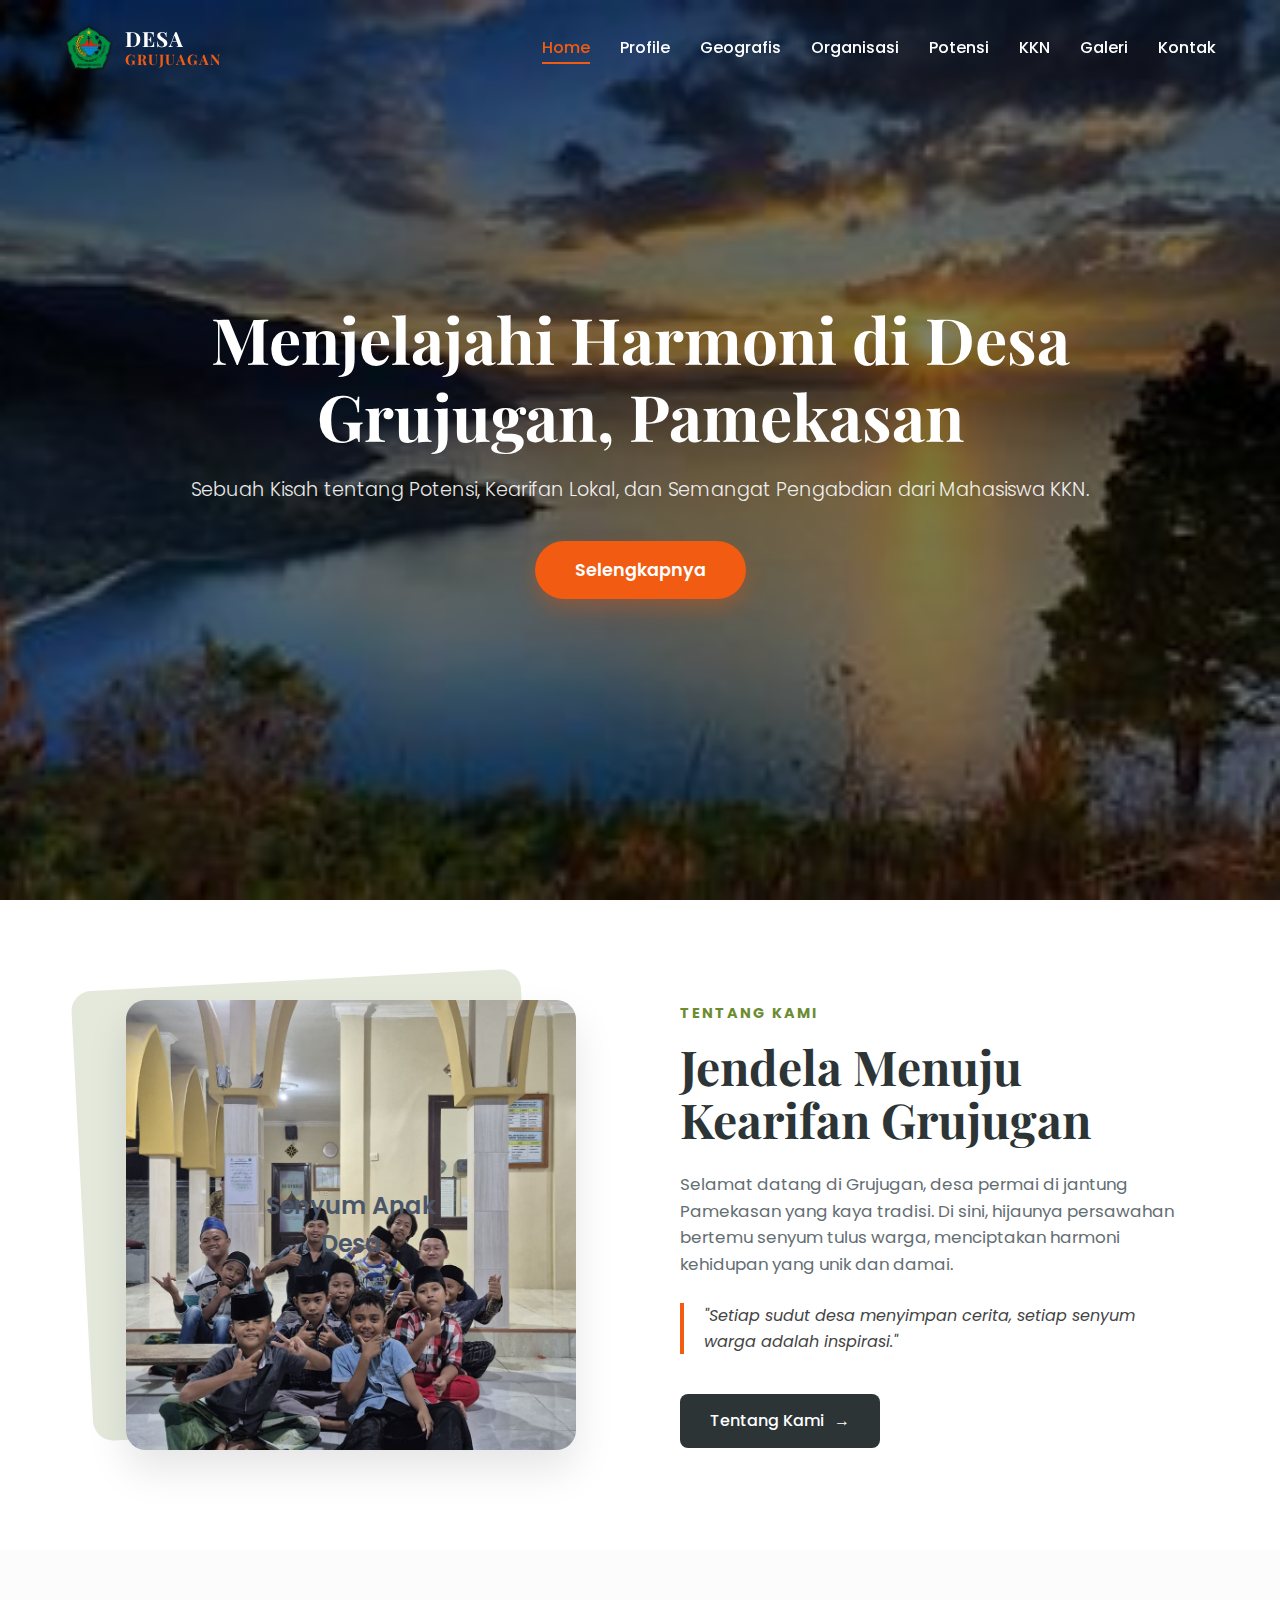
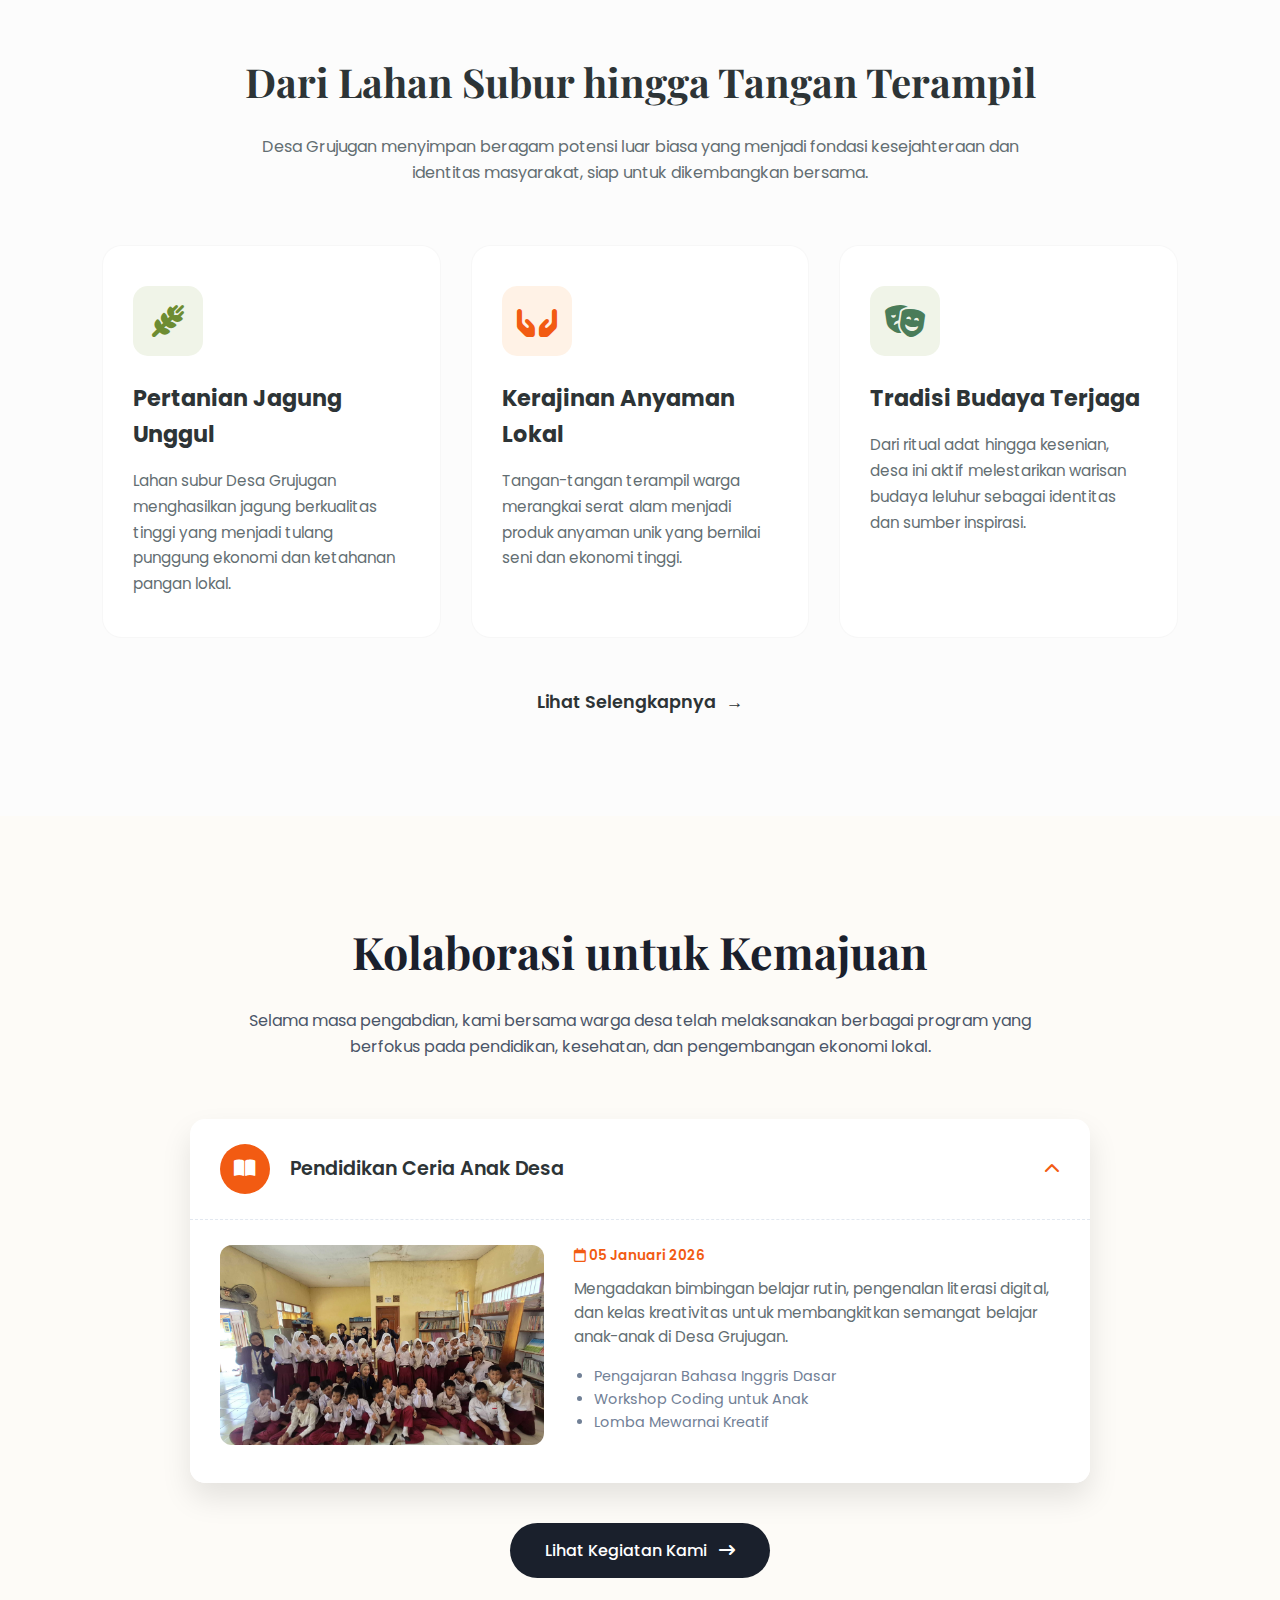
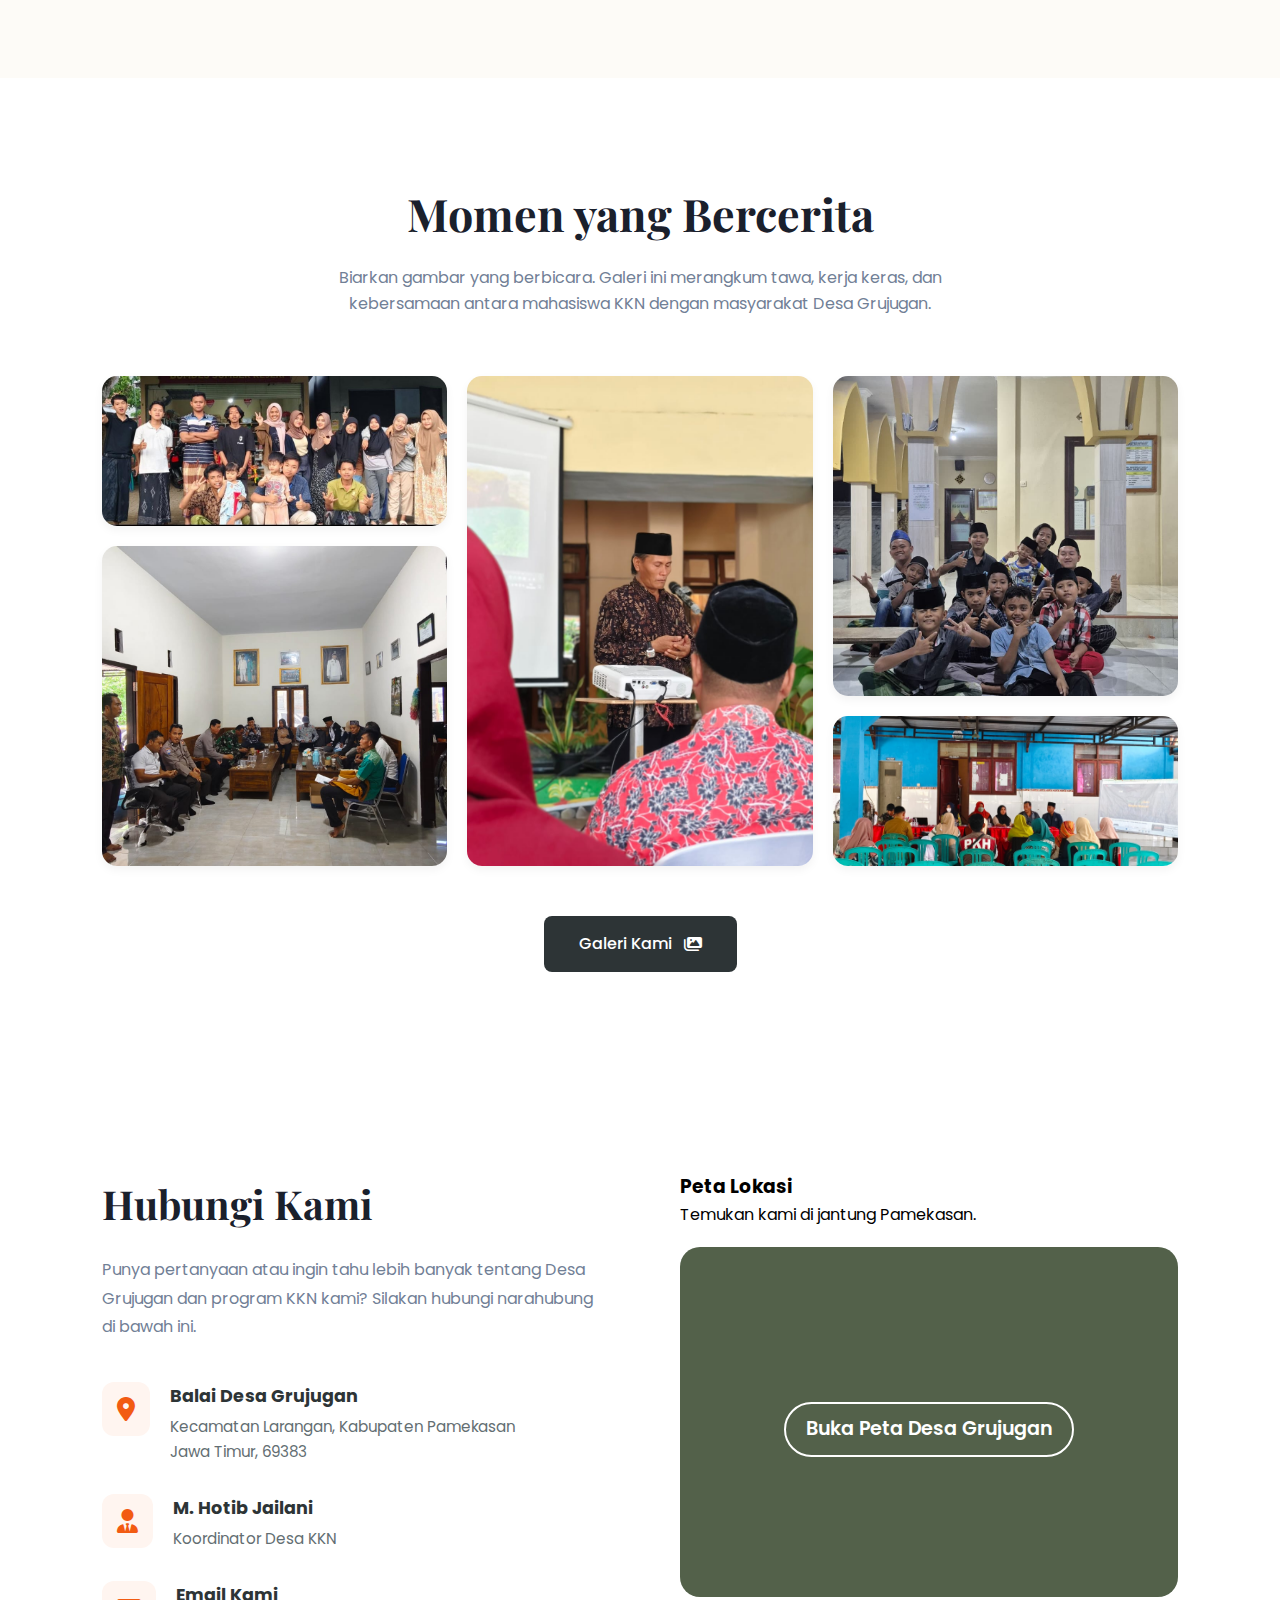
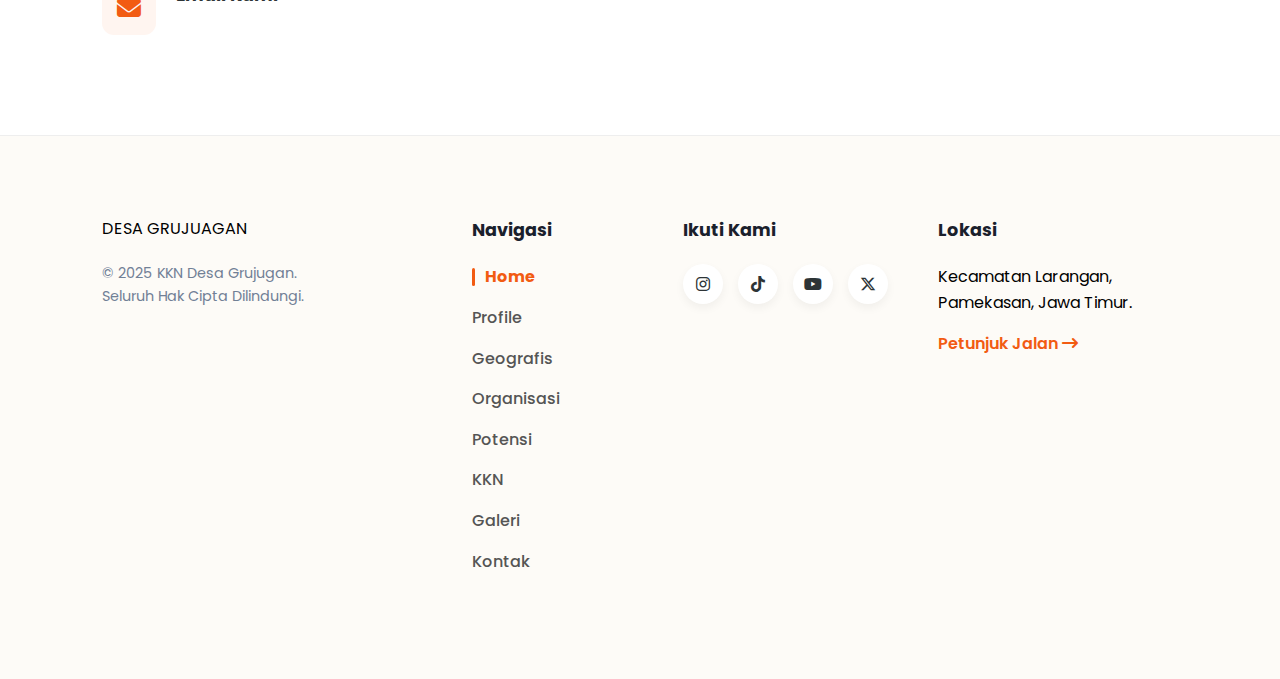
<file: index.html>
<!DOCTYPE html>
<html lang="id">
<head>
    <meta charset="UTF-8">
    <meta name="viewport" content="width=device-width, initial-scale=1.0">
    <title>Desa Grujugan - Pamekasan</title>
    <link href="https://fonts.googleapis.com/css2?family=Playfair+Display:wght@700&family=Poppins:wght@300;400;600&display=swap" rel="stylesheet">
    <link rel="stylesheet" href="https://cdnjs.cloudflare.com/ajax/libs/font-awesome/6.4.2/css/all.min.css">
    <link rel="stylesheet" href="styles/index.css">
</head>
<body>

    <nav id="navbar">
        <div class="container nav-wrapper">
            <div class="logo-container">
                <img src="assets/icons/icon_kab_pamekasan.jpg" alt="Logo Desa" class="logo-img">
                <div class="logo-text">DESA <span>GRUJUAGAN</span></div>
            </div>
            
            <ul class="nav-links">
                <li><a href="./" class="active">Home</a></li>
                <li><a href="profile/">Profile</a></li>
                <li><a href="geografis/">Geografis</a></li>
                <li><a href="organisasi/">Organisasi</a></li>
                <li><a href="potensi/">Potensi</a></li>
                <li><a href="kegiatan/">KKN</a></li>
                <li><a href="galeri/">Galeri</a></li>
                <li><a href="kontak/">Kontak</a></li>
            </ul>

            <div class="mobile-menu-icon" onclick="toggleMenu()">
                <span></span><span></span><span></span>
            </div>
        </div>
    </nav>


    <section id="home" class="hero">
        <div class="hero-content">
            <h1 class="main-title">Menjelajahi Harmoni di Desa Grujugan, Pamekasan</h1>
            <p class="sub-title">Sebuah Kisah tentang Potensi, Kearifan Lokal, dan Semangat Pengabdian dari Mahasiswa KKN.</p>
            <div class="btn-group">
                <a href="profile/" class="btn-primary">Selengkapnya</a>
            </div>
        </div>
        <div class="scroll-down">
            <div class="mouse"></div>
        </div>
    </section>



    <section id="profil" class="about-section">
        <div class="container about-wrapper">
            
            <div class="about-image-container">
                <div class="image-back-card"></div>
                <div class="image-main-card">
                    <img src="assets/img/bocil3.jpeg" alt="Senyum Warga Desa">
                    <div class="image-overlay-text">Senyum Anak Desa</div>
                </div>
            </div>

            <div class="about-content">
                <span class="tagline">TENTANG KAMI</span>
                <h2 class="about-title">Jendela Menuju <br> Kearifan Grujugan</h2>
                <p class="about-description">
                    Selamat datang di Grujugan, desa permai di jantung Pamekasan yang kaya tradisi. Di sini, hijaunya persawahan bertemu senyum tulus warga, menciptakan harmoni kehidupan yang unik dan damai.
                </p>
                <blockquote class="about-quote">
                    "Setiap sudut desa menyimpan cerita, setiap senyum warga adalah inspirasi."
                </blockquote>
                
                <a href="profile/" class="btn-about">
                    Tentang Kami 
                    <span class="arrow">→</span>
                </a>
            </div>

        </div>
    </section>




    <section id="potensi" class="potensi-section">
        <div class="container">
            <div class="section-header">
                <h2 class="potensi-title">Dari Lahan Subur hingga Tangan Terampil</h2>
                <p class="potensi-subtitle">Desa Grujugan menyimpan beragam potensi luar biasa yang menjadi fondasi kesejahteraan dan identitas masyarakat, siap untuk dikembangkan bersama.</p>
            </div>

            <div class="potensi-grid">
                <div class="potensi-card">
                    <div class="icon-box icon-green">
                        <i class="fa-solid fa-wheat-awn"></i> </div>
                    <h3>Pertanian Jagung Unggul</h3>
                    <p>Lahan subur Desa Grujugan menghasilkan jagung berkualitas tinggi yang menjadi tulang punggung ekonomi dan ketahanan pangan lokal.</p>
                </div>

                <div class="potensi-card">
                    <div class="icon-box icon-orange">
                        <i class="fa-solid fa-hands-holding"></i> </div>
                    <h3>Kerajinan Anyaman Lokal</h3>
                    <p>Tangan-tangan terampil warga merangkai serat alam menjadi produk anyaman unik yang bernilai seni dan ekonomi tinggi.</p>
                </div>

                <div class="potensi-card">
                    <div class="icon-box icon-leaf">
                        <i class="fa-solid fa-masks-theater"></i> </div>
                    <h3>Tradisi Budaya Terjaga</h3>
                    <p>Dari ritual adat hingga kesenian, desa ini aktif melestarikan warisan budaya leluhur sebagai identitas dan sumber inspirasi.</p>
                </div>
            </div>

            <div class="potensi-footer">
                <a href="potensi/" class="link-more">
                    Lihat Selengkapnya <span class="arrow-icon">→</span>
                </a>
            </div>
        </div>
    </section>






    <section id="kkn" class="kkn-section">
        <div class="container">
            <div class="section-header">
                <h2 class="kkn-title">Kolaborasi untuk Kemajuan</h2>
                <p class="kkn-subtitle">Selama masa pengabdian, kami bersama warga desa telah melaksanakan berbagai program yang berfokus pada pendidikan, kesehatan, dan pengembangan ekonomi lokal.</p>
            </div>

            <div class="kkn-accordion">
                <div class="accordion-item active">
                    <div class="accordion-header" onclick="toggleAccordion(this)">
                        <div class="header-content">
                            <div class="icon-circle">
                                <i class="fa-solid fa-book-open"></i>
                            </div>
                            <h3>Pendidikan Ceria Anak Desa</h3>
                        </div>
                        <i class="fa-solid fa-chevron-down arrow-toggle"></i>
                    </div>
                    
                    <div class="accordion-content">
                        <div class="detail-wrapper">
                            <div class="detail-image">
                                <img src="assets/img/ngajar_sd.jpg" alt="Kegiatan Pendidikan">
                            </div>
                            <div class="detail-text">
                                <span class="date-tag"><i class="fa-regular fa-calendar"></i> 05 Januari 2026</span>
                                <p>Mengadakan bimbingan belajar rutin, pengenalan literasi digital, dan kelas kreativitas untuk membangkitkan semangat belajar anak-anak di Desa Grujugan.</p>
                                <ul class="activity-list">
                                    <li>Pengajaran Bahasa Inggris Dasar</li>
                                    <li>Workshop Coding untuk Anak</li>
                                    <li>Lomba Mewarnai Kreatif</li>
                                </ul>
                            </div>
                        </div>
                    </div>
                </div>
                </div>

            <div class="kkn-footer">
                <a href="kegiatan/" class="btn-kkn-more">
                    Lihat Kegiatan Kami <i class="fa-solid fa-arrow-right-long"></i>
                </a>
            </div>
        </div>
    </section>




    <section id="galeri" class="gallery-section">
        <div class="container">
            <div class="section-header">
                <h2 class="gallery-title">Momen yang Bercerita</h2>
                <p class="gallery-subtitle">Biarkan gambar yang berbicara. Galeri ini merangkum tawa, kerja keras, dan kebersamaan antara mahasiswa KKN dengan masyarakat Desa Grujugan.</p>
            </div>

            <div class="gallery-grid">
                <div class="gallery-item">
                    <img src="assets/img/keg_bumdes.jpeg" alt="Kegiatan KKN">
                    <div class="gallery-overlay">
                        <span></span>
                    </div>
                </div>

                <div class="gallery-item tall">
                    <img src="assets/img/klebun_berdoa.jpeg" alt="Kegiatan KKN">
                    <div class="gallery-overlay">
                        <span></span>
                    </div>
                </div>

                <div class="gallery-item medium">
                    <img src="assets/img/bocil3.jpeg" alt="Kegiatan KKN">
                    <div class="gallery-overlay">
                        <span></span>
                    </div>
                </div>
                
                <div class="gallery-item medium">
                    <img src="assets/img/acara2_grujugan.jpeg" alt="Kegiatan KKN">
                    <div class="gallery-overlay">
                        <span></span>
                    </div>
                </div>

                <div class="gallery-item">
                    <img src="assets/img/acara10_grujugan.jpeg" alt="Kegiatan KKN">
                    <div class="gallery-overlay">
                        <span></span>
                    </div>
                </div>


            </div>

            <div class="gallery-footer">
                <a href="galeri/" class="btn-gallery">
                    Galeri Kami <i class="fa-solid fa-images"></i>
                </a>
            </div>
        </div>
    </section>





    <section id="kontak" class="contact-section">
        <div class="container contact-wrapper">
            <div class="contact-info">
                <h2 class="contact-title">Hubungi Kami</h2>
                <p class="contact-subtitle">Punya pertanyaan atau ingin tahu lebih banyak tentang Desa Grujugan dan program KKN kami? Silakan hubungi narahubung di bawah ini.</p>
                
                <div class="info-list">
                    <div class="info-item">
                        <i class="fa-solid fa-location-dot"></i>
                        <div>
                            <strong>Balai Desa Grujugan</strong>
                            <p>Kecamatan Larangan, Kabupaten Pamekasan<br>Jawa Timur, 69383</p>
                        </div>
                    </div>
                    <div class="info-item">
                        <i class="fa-solid fa-user-tie"></i>
                        <div>
                            <strong>M. Hotib Jailani</strong>
                            <p>Koordinator Desa KKN</p>
                        </div>
                    </div>
                    <div class="info-item">
                        <i class="fa-solid fa-envelope"></i>
                        <div>
                            <strong>Email Kami</strong>
                            <p></p>
                        </div>
                    </div>
                </div>
            </div>

            <div class="contact-map">
                <h3 class="map-title">Peta Lokasi</h3>
                <p>Temukan kami di jantung Pamekasan.</p>
                <a href="https://maps.app.goo.gl/cSvXK1jCdYyCerhZ8" target="_blank" class="map-placeholder">
                    <div class="map-overlay">
                        <i class="fa-solid fa-map-location-dots"></i>
                        <span>Buka Peta Desa Grujugan</span>
                    </div>
                </a>
            </div>
        </div>
    </section>


    <div id="imageViewer" class="image-viewer-modal">
        <span class="close-viewer">&times;</span>

        <img class="viewer-content" id="fullImage">

        <div id="caption"></div>
    </div>

    <footer class="main-footer">
        <div class="container footer-grid">
            <div class="footer-brand">
                <div class="logo">DESA <span>GRUJUAGAN</span></div>
                <p>&copy; 2025 KKN Desa Grujugan. <br> Seluruh Hak Cipta Dilindungi.</p>
            </div>

            <div class="footer-links">
                <h4>Navigasi</h4>
                <ul>
                    <li><a href="./" class="active">Home</a></li>
                    <li><a href="profile/">Profile</a></li>
                    <li><a href="geografis/">Geografis</a></li>
                    <li><a href="organisasi/">Organisasi</a></li>
                    <li><a href="potensi/">Potensi</a></li>
                    <li><a href="kegiatan/">KKN</a></li>
                    <li><a href="galeri/">Galeri</a></li>
                    <li><a href="kontak/">Kontak</a></li>
                </ul>
            </div>

            <div class="footer-social">
                <h4>Ikuti Kami</h4>
                <div class="social-icons">
                    <a href="#"><i class="fa-brands fa-instagram"></i></a>
                    <a href="#"><i class="fa-brands fa-tiktok"></i></a>
                    <a href="#"><i class="fa-brands fa-youtube"></i></a>
                    <a href="#"><i class="fa-brands fa-x-twitter"></i></a>
                </div>
            </div>

            <div class="footer-location">
                <h4>Lokasi</h4>
                <p>Kecamatan Larangan, Pamekasan, Jawa Timur.</p>
                <a href="https://maps.app.goo.gl/cSvXK1jCdYyCerhZ8" target="_blank" class="btn-map-small">Petunjuk Jalan <i class="fa-solid fa-arrow-right-long"></i></a>
            </div>
        </div>
    </footer>

    <script>
    /**
     * 1. EFEK NAVBAR SAAT SCROLL
     */
    window.addEventListener('scroll', function() {
        const nav = document.getElementById('navbar');
        if (nav) {
            if (window.scrollY > 50) {
                nav.classList.add('scrolled');
            } else {
                nav.classList.remove('scrolled');
            }
        }
    });

    /**
     * 2. TOGGLE MENU MOBILE
     */
    function toggleMenu() {
        const navLinks = document.querySelector('.nav-links');
        if (navLinks) {
            navLinks.classList.toggle('active');
        }
    }

    /**
     * 3. FUNGSI ACCORDION (Khusus untuk daftar kegiatan KKN)
     */
    function toggleAccordion(element) {
        const item = element.parentElement;
        item.classList.toggle('active');
        
        const icon = element.querySelector('.arrow-toggle');
        if (icon) {
            if (item.classList.contains('active')) {
                icon.classList.replace('fa-chevron-down', 'fa-chevron-up');
            } else {
                icon.classList.replace('fa-chevron-up', 'fa-chevron-down');
            }
        }
    }

    /**
     * 4. IMAGE VIEWER (MODAL ZOOM)
     * Agar setiap gambar bisa diklik dan diperbesar
     */
    function initImageViewer() {
        const modal = document.getElementById("imageViewer");
        const modalImg = document.getElementById("fullImage");
        const closeBtn = document.querySelector(".close-viewer");

        if (!modal || !modalImg) return;

        // Mendeteksi semua gambar kecuali logo
        document.querySelectorAll('img:not(.logo-img)').forEach(image => {
            image.style.cursor = "zoom-in";
            image.onclick = function() {
                modal.style.display = "block";
                modalImg.src = this.src;
            }
        });

        // Menutup modal saat tombol (X) diklik
        if (closeBtn) {
            closeBtn.onclick = function() {
                modal.style.display = "none";
            }
        }

        // Menutup modal saat klik di area hitam (di luar gambar)
        window.onclick = function(event) {
            if (event.target == modal) {
                modal.style.display = "none";
            }
        }
    }

    // Jalankan fungsi image viewer saat halaman selesai dimuat
    document.addEventListener('DOMContentLoaded', initImageViewer);
</script>
    
</body>
</html>
</file>
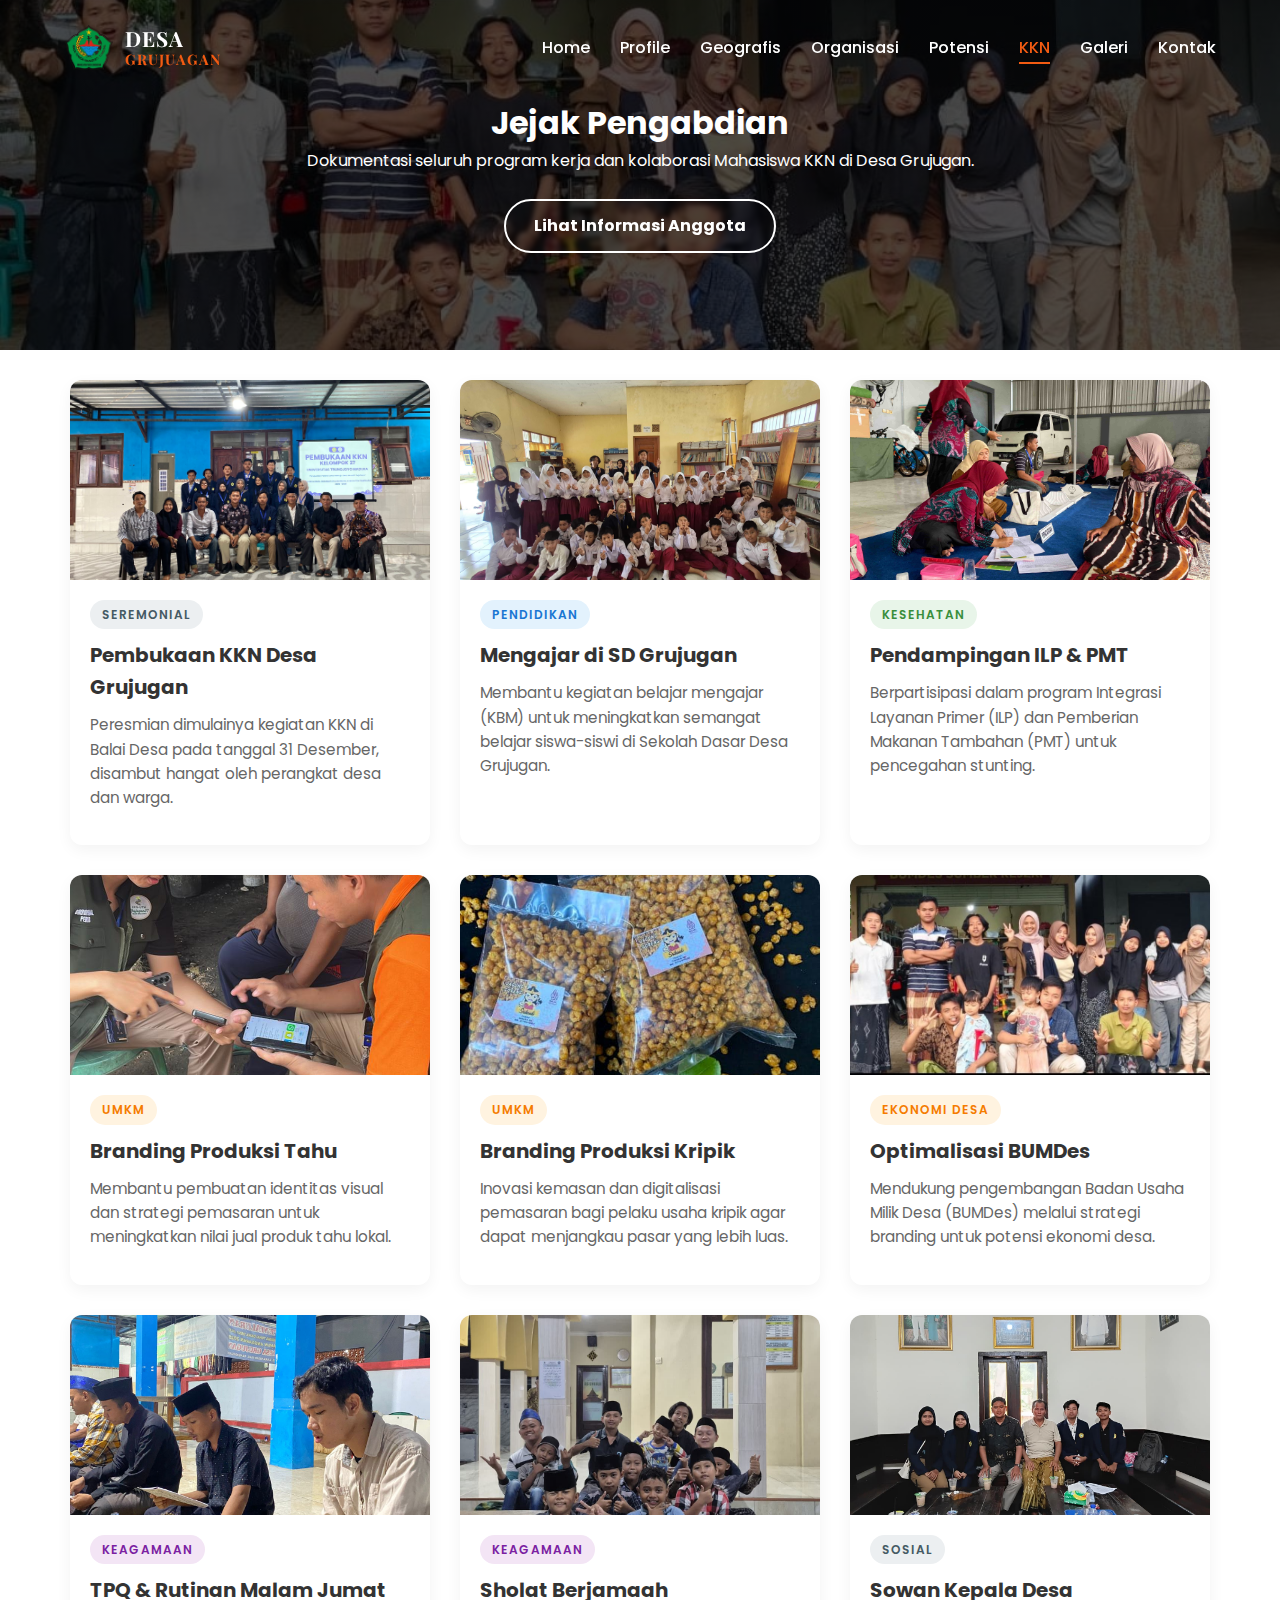
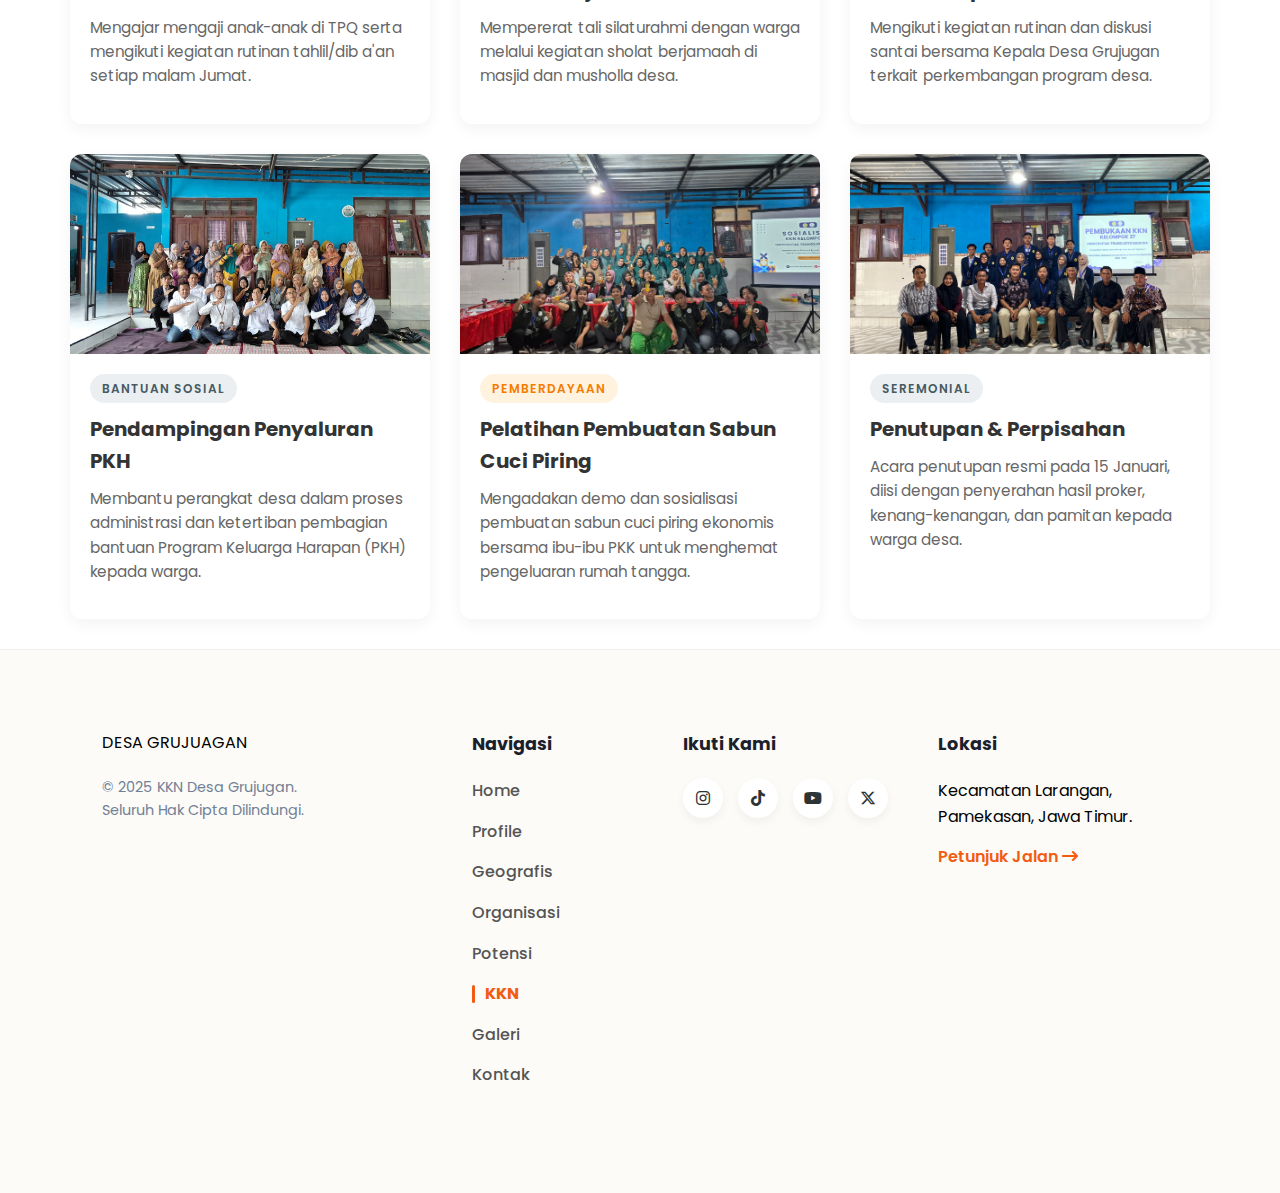
<file: kegiatan/index.html>
<!DOCTYPE html>
<html lang="id">
<head>
    <meta charset="UTF-8">
    <meta name="viewport" content="width=device-width, initial-scale=1.0">
    <title>Jejak KKN - Desa Grujugan</title>
    <link href="https://fonts.googleapis.com/css2?family=Playfair+Display:wght@700&family=Poppins:wght@300;400;600&display=swap" rel="stylesheet">
    <link rel="stylesheet" href="https://cdnjs.cloudflare.com/ajax/libs/font-awesome/6.4.2/css/all.min.css">
    <link rel="stylesheet" href="../styles/index.css">
    <link rel="stylesheet" href="../styles/kegiatan.css">
</head>
<body>

    <nav id="navbar">
        <div class="container nav-wrapper">
            <div class="logo-container">
                <img src="../assets/icons/icon_kab_pamekasan.jpg" alt="Logo Desa" class="logo-img">
                <div class="logo-text">DESA <span>GRUJUAGAN</span></div>
            </div>
            
            <ul class="nav-links">
                <li><a href="../">Home</a></li>
                <li><a href="../profile/">Profile</a></li>
                <li><a href="../geografis/">Geografis</a></li>
                <li><a href="../organisasi/">Organisasi</a></li>
                <li><a href="../potensi/">Potensi</a></li>
                <li><a href="../kegiatan/" class="active">KKN</a></li>
                <li><a href="../galeri/">Galeri</a></li>
                <li><a href="../kontak/">Kontak</a></li>
            </ul>

            <div class="mobile-menu-icon" onclick="toggleMenu()">
                <span></span><span></span><span></span>
            </div>
        </div>
    </nav>


    <section class="kegiatan-hero">
        <div class="container">
            <h1>Jejak Pengabdian</h1>
            <p>Dokumentasi seluruh program kerja dan kolaborasi Mahasiswa KKN di Desa Grujugan.</p><br>
            <p><a href="https://grujugankkn27utm.netlify.app/" class="btn-outline-white" target="blank">Lihat Informasi Anggota</a></p>
        </div>
    </section>

    <section class="kegiatan-list">
        <div class="container">
            <div class="kegiatan-grid">

                <div class="kegiatan-item">
                    <div class="kegiatan-img-wrapper">
                        <img src="../assets/img/pembukaan.jpeg" alt="Pembukaan KKN" class="viewable-img">
                    </div>
                    <div class="kegiatan-info">
                        <span class="badge sosial">Seremonial</span>
                        <h3>Pembukaan KKN Desa Grujugan</h3>
                        <p>Peresmian dimulainya kegiatan KKN di Balai Desa pada tanggal 31 Desember, disambut hangat oleh perangkat desa dan warga.</p>
                    </div>
                </div>

                <div class="kegiatan-item">
                    <div class="kegiatan-img-wrapper">
                        <img src="../assets/img/ngajar_sd.jpg" alt="Mengajar SD Grujugan" class="viewable-img">
                    </div>
                    <div class="kegiatan-info">
                        <span class="badge pendidikan">Pendidikan</span>
                        <h3>Mengajar di SD Grujugan</h3>
                        <p>Membantu kegiatan belajar mengajar (KBM) untuk meningkatkan semangat belajar siswa-siswi di Sekolah Dasar Desa Grujugan.</p>
                    </div>
                </div>

                <div class="kegiatan-item">
                    <div class="kegiatan-img-wrapper">
                        <img src="../assets/img/ilp_pmt.jpg" alt="Program ILP PMT" class="viewable-img">
                    </div>
                    <div class="kegiatan-info">
                        <span class="badge kesehatan">Kesehatan</span>
                        <h3>Pendampingan ILP & PMT</h3>
                        <p>Berpartisipasi dalam program Integrasi Layanan Primer (ILP) dan Pemberian Makanan Tambahan (PMT) untuk pencegahan stunting.</p>
                    </div>
                </div>

                <div class="kegiatan-item">
                    <div class="kegiatan-img-wrapper">
                        <img src="../assets/img/tahu.jpeg" alt="Produksi Tahu" class="viewable-img">
                    </div>
                    <div class="kegiatan-info">
                        <span class="badge ekonomi">UMKM</span>
                        <h3>Branding Produksi Tahu</h3>
                        <p>Membantu pembuatan identitas visual dan strategi pemasaran untuk meningkatkan nilai jual produk tahu lokal.</p>
                    </div>
                </div>

                <div class="kegiatan-item">
                    <div class="kegiatan-img-wrapper">
                        <img src="../assets/img/kripik.jpeg" alt="Produksi Kripik" class="viewable-img">
                    </div>
                    <div class="kegiatan-info">
                        <span class="badge ekonomi">UMKM</span>
                        <h3>Branding Produksi Kripik</h3>
                        <p>Inovasi kemasan dan digitalisasi pemasaran bagi pelaku usaha kripik agar dapat menjangkau pasar yang lebih luas.</p>
                    </div>
                </div>

                <div class="kegiatan-item">
                    <div class="kegiatan-img-wrapper">
                        <img src="../assets/img/keg_bumdes.jpeg" alt="BUMDes Grujugan" class="viewable-img">
                    </div>
                    <div class="kegiatan-info">
                        <span class="badge ekonomi">Ekonomi Desa</span>
                        <h3>Optimalisasi BUMDes</h3>
                        <p>Mendukung pengembangan Badan Usaha Milik Desa (BUMDes) melalui strategi branding untuk potensi ekonomi desa.</p>
                    </div>
                </div>

                <div class="kegiatan-item">
                    <div class="kegiatan-img-wrapper">
                        <img src="../assets/img/rutinan.jpeg" alt="Mengajar Mengaji" class="viewable-img">
                    </div>
                    <div class="kegiatan-info">
                        <span class="badge religi">Keagamaan</span>
                        <h3>TPQ & Rutinan Malam Jumat</h3>
                        <p>Mengajar mengaji anak-anak di TPQ serta mengikuti kegiatan rutinan tahlil/dib a'an setiap malam Jumat.</p>
                    </div>
                </div>

                <div class="kegiatan-item">
                    <div class="kegiatan-img-wrapper">
                        <img src="../assets/img/bocil3.jpeg" alt="Sholat Berjamaah" class="viewable-img">
                    </div>
                    <div class="kegiatan-info">
                        <span class="badge religi">Keagamaan</span>
                        <h3>Sholat Berjamaah</h3>
                        <p>Mempererat tali silaturahmi dengan warga melalui kegiatan sholat berjamaah di masjid dan musholla desa.</p>
                    </div>
                </div>

                <div class="kegiatan-item">
                    <div class="kegiatan-img-wrapper">
                        <img src="../assets/img/fotowithklebun.jpg" alt="Rutinan Kades" class="viewable-img">
                    </div>
                    <div class="kegiatan-info">
                        <span class="badge sosial">Sosial</span>
                        <h3>Sowan Kepala Desa</h3>
                        <p>Mengikuti kegiatan rutinan dan diskusi santai bersama Kepala Desa Grujugan terkait perkembangan program desa.</p>
                    </div>
                </div>
                
                <div class="kegiatan-item">
                    <div class="kegiatan-img-wrapper">
                        <img src="../assets/img/pkh1.jpeg" alt="Pembagian PKH" class="viewable-img">
                    </div>
                    <div class="kegiatan-info">
                        <span class="badge sosial">Bantuan Sosial</span>
                        <h3>Pendampingan Penyaluran PKH</h3>
                        <p>Membantu perangkat desa dalam proses administrasi dan ketertiban pembagian bantuan Program Keluarga Harapan (PKH) kepada warga.</p>
                    </div>
                </div>

                <div class="kegiatan-item">
                    <div class="kegiatan-img-wrapper">
                        <img src="../assets/img/pkk1.jpeg" alt="Pelatihan PKK" class="viewable-img">
                    </div>
                    <div class="kegiatan-info">
                        <span class="badge ekonomi">Pemberdayaan</span>
                        <h3>Pelatihan Pembuatan Sabun Cuci Piring</h3>
                        <p>Mengadakan demo dan sosialisasi pembuatan sabun cuci piring ekonomis bersama ibu-ibu PKK untuk menghemat pengeluaran rumah tangga.</p>
                    </div>
                </div>

                <div class="kegiatan-item">
                    <div class="kegiatan-img-wrapper">
                        <img src="../assets/img/pembukaan.jpeg" alt="Penutupan KKN" class="viewable-img">
                    </div>
                    <div class="kegiatan-info">
                        <span class="badge sosial">Seremonial</span>
                        <h3>Penutupan & Perpisahan</h3>
                        <p>Acara penutupan resmi pada 15 Januari, diisi dengan penyerahan hasil proker, kenang-kenangan, dan pamitan kepada warga desa.</p>
                    </div>
                </div>

            </div>
        </div>
    </section>

    <footer class="main-footer">
        <div class="container footer-grid">
            <div class="footer-brand">
                <div class="logo">DESA <span>GRUJUAGAN</span></div>
                <p>&copy; 2025 KKN Desa Grujugan. <br> Seluruh Hak Cipta Dilindungi.</p>
            </div>

            <div class="footer-links">
                <h4>Navigasi</h4>
                <ul>
                    <li><a href="../">Home</a></li>
                    <li><a href="../profile/">Profile</a></li>
                    <li><a href="../geografis/">Geografis</a></li>
                    <li><a href="../organisasi/">Organisasi</a></li>
                    <li><a href="../potensi/">Potensi</a></li>
                    <li><a href="../kegiatan/" class="active">KKN</a></li>
                    <li><a href="../galeri/">Galeri</a></li>
                    <li><a href="../kontak/">Kontak</a></li>
                </ul>
            </div>

            <div class="footer-social">
                <h4>Ikuti Kami</h4>
                <div class="social-icons">
                    <a href="#"><i class="fa-brands fa-instagram"></i></a>
                    <a href="#"><i class="fa-brands fa-tiktok"></i></a>
                    <a href="#"><i class="fa-brands fa-youtube"></i></a>
                    <a href="#"><i class="fa-brands fa-x-twitter"></i></a>
                </div>
            </div>

            <div class="footer-location">
                <h4>Lokasi</h4>
                <p>Kecamatan Larangan, Pamekasan, Jawa Timur.</p>
                <a href="https://maps.app.goo.gl/cSvXK1jCdYyCerhZ8" target="_blank" class="btn-map-small">Petunjuk Jalan <i class="fa-solid fa-arrow-right-long"></i></a>
            </div>
        </div>
    </footer>

    <div id="imageViewer" class="image-viewer-modal">
        <span class="close-viewer">&times;</span>
        <img class="viewer-content" id="fullImage">
    </div>

    <script>
    /**
     * 1. EFEK NAVBAR SAAT SCROLL
     */
    window.addEventListener('scroll', function() {
        const nav = document.getElementById('navbar');
        if (nav) {
            if (window.scrollY > 50) {
                nav.classList.add('scrolled');
            } else {
                nav.classList.remove('scrolled');
            }
        }
    });

    /**
     * 2. TOGGLE MENU MOBILE
     */
    function toggleMenu() {
        const navLinks = document.querySelector('.nav-links');
        if (navLinks) {
            navLinks.classList.toggle('active');
        }
    }

    /**
     * 3. FUNGSI ACCORDION (Khusus untuk daftar kegiatan KKN)
     */
    function toggleAccordion(element) {
        const item = element.parentElement;
        item.classList.toggle('active');
        
        const icon = element.querySelector('.arrow-toggle');
        if (icon) {
            if (item.classList.contains('active')) {
                icon.classList.replace('fa-chevron-down', 'fa-chevron-up');
            } else {
                icon.classList.replace('fa-chevron-up', 'fa-chevron-down');
            }
        }
    }

    /**
     * 4. IMAGE VIEWER (MODAL ZOOM)
     * Agar setiap gambar bisa diklik dan diperbesar
     */
    function initImageViewer() {
        const modal = document.getElementById("imageViewer");
        const modalImg = document.getElementById("fullImage");
        const closeBtn = document.querySelector(".close-viewer");

        if (!modal || !modalImg) return;

        // Mendeteksi semua gambar kecuali logo
        document.querySelectorAll('img:not(.logo-img)').forEach(image => {
            image.style.cursor = "zoom-in";
            image.onclick = function() {
                modal.style.display = "block";
                modalImg.src = this.src;
            }
        });

        // Menutup modal saat tombol (X) diklik
        if (closeBtn) {
            closeBtn.onclick = function() {
                modal.style.display = "none";
            }
        }

        // Menutup modal saat klik di area hitam (di luar gambar)
        window.onclick = function(event) {
            if (event.target == modal) {
                modal.style.display = "none";
            }
        }
    }

    // Jalankan fungsi image viewer saat halaman selesai dimuat
    document.addEventListener('DOMContentLoaded', initImageViewer);
</script>
</body>
</html>
</file>
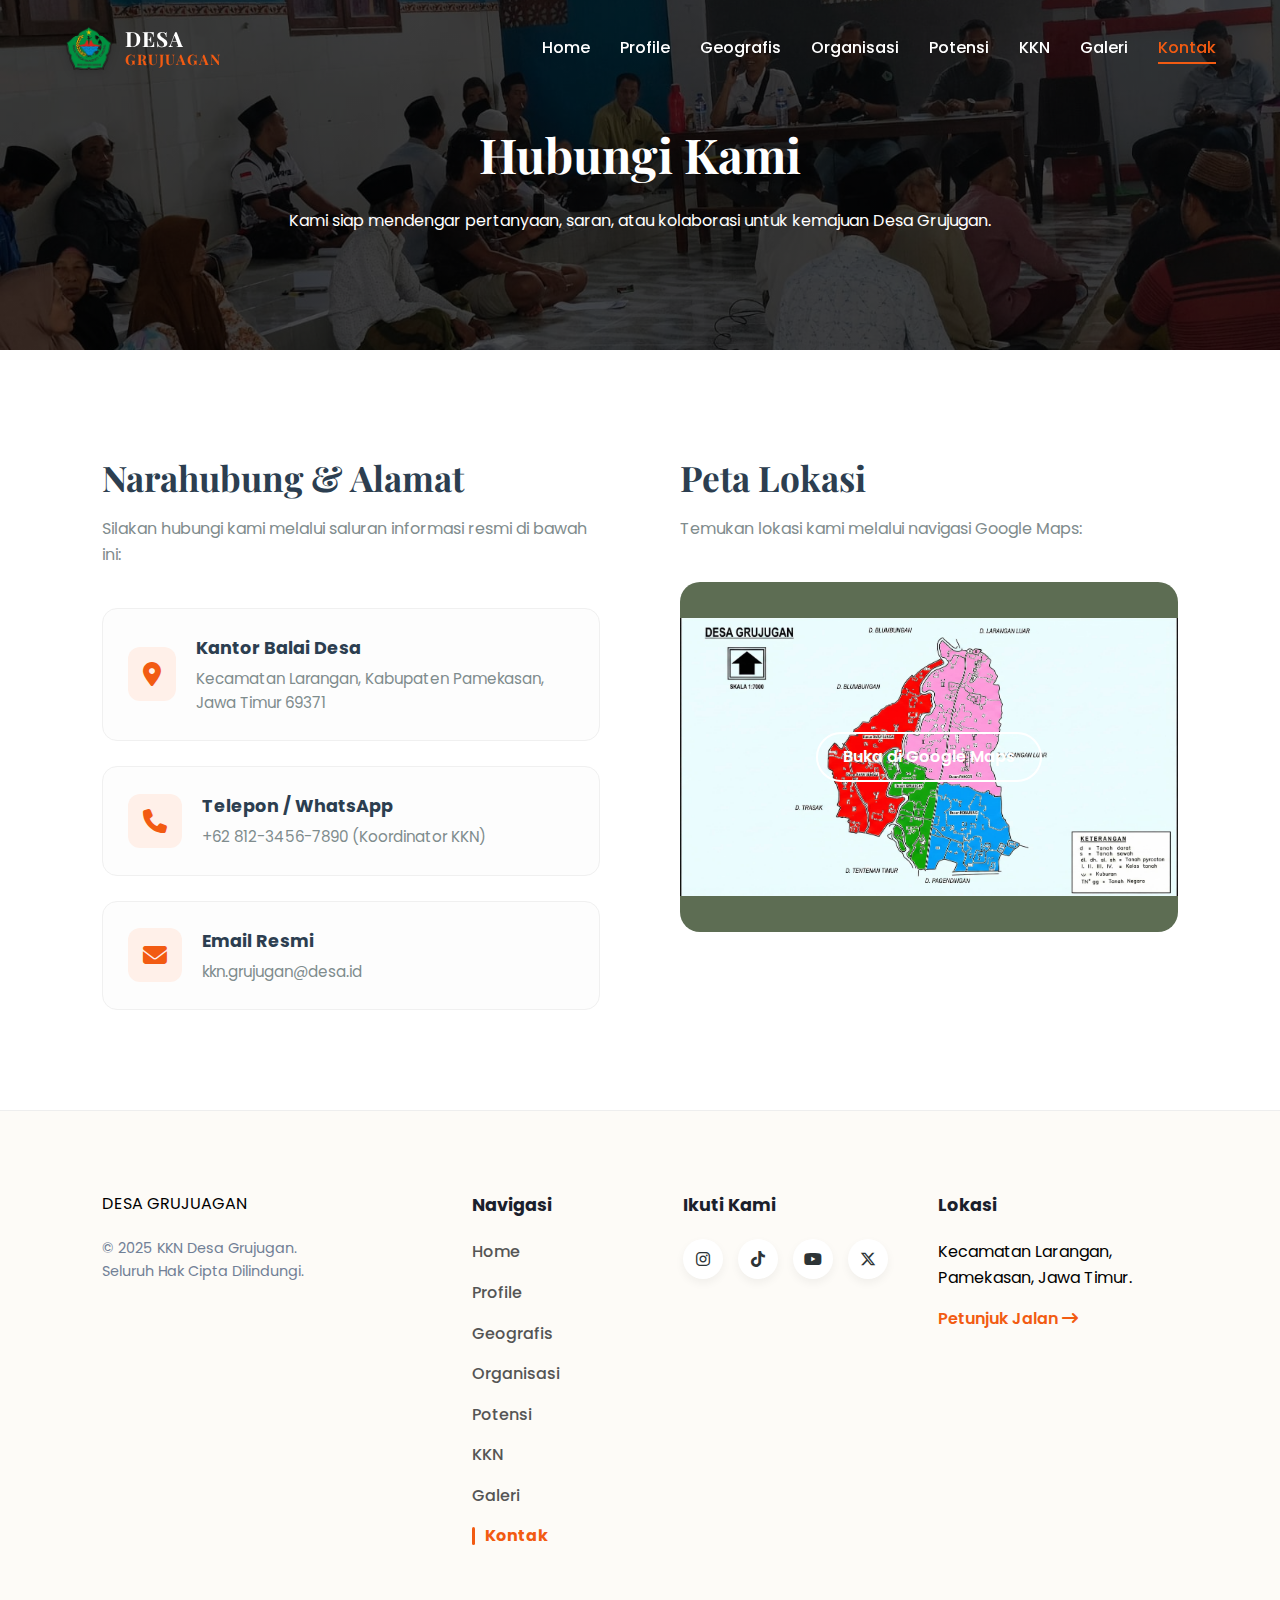
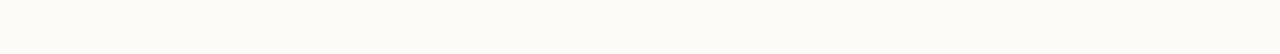
<file: kontak/index.html>
<!DOCTYPE html>
<html lang="id">
<head>
    <meta charset="UTF-8">
    <meta name="viewport" content="width=device-width, initial-scale=1.0">
    <title>Kontak Kami - Desa Grujugan</title>
    <link href="https://fonts.googleapis.com/css2?family=Playfair+Display:wght@700&family=Poppins:wght@300;400;600&display=swap" rel="stylesheet">
    <link rel="stylesheet" href="https://cdnjs.cloudflare.com/ajax/libs/font-awesome/6.4.2/css/all.min.css">
    <link rel="stylesheet" href="../styles/index.css">
    <link rel="stylesheet" href="../styles/kontak.css">
</head>
<body>

   <nav id="navbar">
        <div class="container nav-wrapper">
            <div class="logo-container">
                <img src="../assets/icons/icon_kab_pamekasan.jpg" alt="Logo Desa" class="logo-img">
                <div class="logo-text">DESA <span>GRUJUAGAN</span></div>
            </div>
            
            <ul class="nav-links">
                <li><a href="../">Home</a></li>
                <li><a href="../profile/">Profile</a></li>
                <li><a href="../geografis/">Geografis</a></li>
                <li><a href="../organisasi/">Organisasi</a></li>
                <li><a href="../potensi/">Potensi</a></li>
                <li><a href="../kegiatan/">KKN</a></li>
                <li><a href="../galeri/">Galeri</a></li>
                <li><a href="../kontak/" class="active">Kontak</a></li>
            </ul>

            <div class="mobile-menu-icon" onclick="toggleMenu()">
                <span></span><span></span><span></span>
            </div>
        </div>
    </nav>


    <section class="kontak-hero">
        <div class="container">
            <h1>Hubungi Kami</h1>
            <p>Kami siap mendengar pertanyaan, saran, atau kolaborasi untuk kemajuan Desa Grujugan.</p>
        </div>
    </section>

    <section class="kontak-content">
        <div class="container">
            <div class="kontak-wrapper">
                
                <div class="kontak-info">
                    <h2 class="section-title">Narahubung & Alamat</h2>
                    <p class="section-desc">Silakan hubungi kami melalui saluran informasi resmi di bawah ini:</p>
                    
                    <div class="kontak-list">
                        <div class="kontak-card">
                            <i class="fa-solid fa-location-dot"></i>
                            <div class="card-text">
                                <h3>Kantor Balai Desa</h3>
                                <p>Kecamatan Larangan, Kabupaten Pamekasan, Jawa Timur 69371</p>
                            </div>
                        </div>

                        <div class="kontak-card">
                            <i class="fa-solid fa-phone"></i>
                            <div class="card-text">
                                <h3>Telepon / WhatsApp</h3>
                                <p>+62 812-3456-7890 (Koordinator KKN)</p>
                            </div>
                        </div>

                        <div class="kontak-card">
                            <i class="fa-solid fa-envelope"></i>
                            <div class="card-text">
                                <h3>Email Resmi</h3>
                                <p>kkn.grujugan@desa.id</p>
                            </div>
                        </div>
                    </div>
                </div>

                <div class="kontak-map">
                    <h2 class="section-title">Peta Lokasi</h2>
                    <p class="section-desc">Temukan lokasi kami melalui navigasi Google Maps:</p>
                    
                    <a href="https://maps.app.goo.gl/cSvXK1jCdYyCerhZ8" target="_blank" class="map-link-box">
                        <div class="map-visual">
                            <i class="fa-solid fa-map-location-dots"></i>
                            <span>Buka di Google Maps</span>
                        </div>
                    </a>
                </div>

            </div>
        </div>
    </section>

    <footer class="main-footer">
        <div class="container footer-grid">
            <div class="footer-brand">
                <div class="logo">DESA <span>GRUJUAGAN</span></div>
                <p>&copy; 2025 KKN Desa Grujugan. <br> Seluruh Hak Cipta Dilindungi.</p>
            </div>

            <div class="footer-links">
                <h4>Navigasi</h4>
                <ul>
                    <li><a href="../">Home</a></li>
                    <li><a href="../profile/">Profile</a></li>
                    <li><a href="../geografis/">Geografis</a></li>
                    <li><a href="../organisasi/">Organisasi</a></li>
                    <li><a href="../potensi/">Potensi</a></li>
                    <li><a href="../kegiatan/">KKN</a></li>
                    <li><a href="../galeri/">Galeri</a></li>
                    <li><a href="../kontak/" class="active">Kontak</a></li>
                </ul>
            </div>

            <div class="footer-social">
                <h4>Ikuti Kami</h4>
                <div class="social-icons">
                    <a href="#"><i class="fa-brands fa-instagram"></i></a>
                    <a href="#"><i class="fa-brands fa-tiktok"></i></a>
                    <a href="#"><i class="fa-brands fa-youtube"></i></a>
                    <a href="#"><i class="fa-brands fa-x-twitter"></i></a>
                </div>
            </div>

            <div class="footer-location">
                <h4>Lokasi</h4>
                <p>Kecamatan Larangan, Pamekasan, Jawa Timur.</p>
                <a href="https://maps.app.goo.gl/cSvXK1jCdYyCerhZ8" target="_blank" class="btn-map-small">Petunjuk Jalan <i class="fa-solid fa-arrow-right-long"></i></a>
            </div>
        </div>
    </footer>

    <script>
    /**
     * 1. EFEK NAVBAR SAAT SCROLL
     */
    window.addEventListener('scroll', function() {
        const nav = document.getElementById('navbar');
        if (nav) {
            if (window.scrollY > 50) {
                nav.classList.add('scrolled');
            } else {
                nav.classList.remove('scrolled');
            }
        }
    });

    /**
     * 2. TOGGLE MENU MOBILE
     */
    function toggleMenu() {
        const navLinks = document.querySelector('.nav-links');
        if (navLinks) {
            navLinks.classList.toggle('active');
        }
    }

    /**
     * 3. FUNGSI ACCORDION (Khusus untuk daftar kegiatan KKN)
     */
    function toggleAccordion(element) {
        const item = element.parentElement;
        item.classList.toggle('active');
        
        const icon = element.querySelector('.arrow-toggle');
        if (icon) {
            if (item.classList.contains('active')) {
                icon.classList.replace('fa-chevron-down', 'fa-chevron-up');
            } else {
                icon.classList.replace('fa-chevron-up', 'fa-chevron-down');
            }
        }
    }

    /**
     * 4. IMAGE VIEWER (MODAL ZOOM)
     * Agar setiap gambar bisa diklik dan diperbesar
     */
    function initImageViewer() {
        const modal = document.getElementById("imageViewer");
        const modalImg = document.getElementById("fullImage");
        const closeBtn = document.querySelector(".close-viewer");

        if (!modal || !modalImg) return;

        // Mendeteksi semua gambar kecuali logo
        document.querySelectorAll('img:not(.logo-img)').forEach(image => {
            image.style.cursor = "zoom-in";
            image.onclick = function() {
                modal.style.display = "block";
                modalImg.src = this.src;
            }
        });

        // Menutup modal saat tombol (X) diklik
        if (closeBtn) {
            closeBtn.onclick = function() {
                modal.style.display = "none";
            }
        }

        // Menutup modal saat klik di area hitam (di luar gambar)
        window.onclick = function(event) {
            if (event.target == modal) {
                modal.style.display = "none";
            }
        }
    }

    // Jalankan fungsi image viewer saat halaman selesai dimuat
    document.addEventListener('DOMContentLoaded', initImageViewer);
</script>
</body>
</html>
</file>
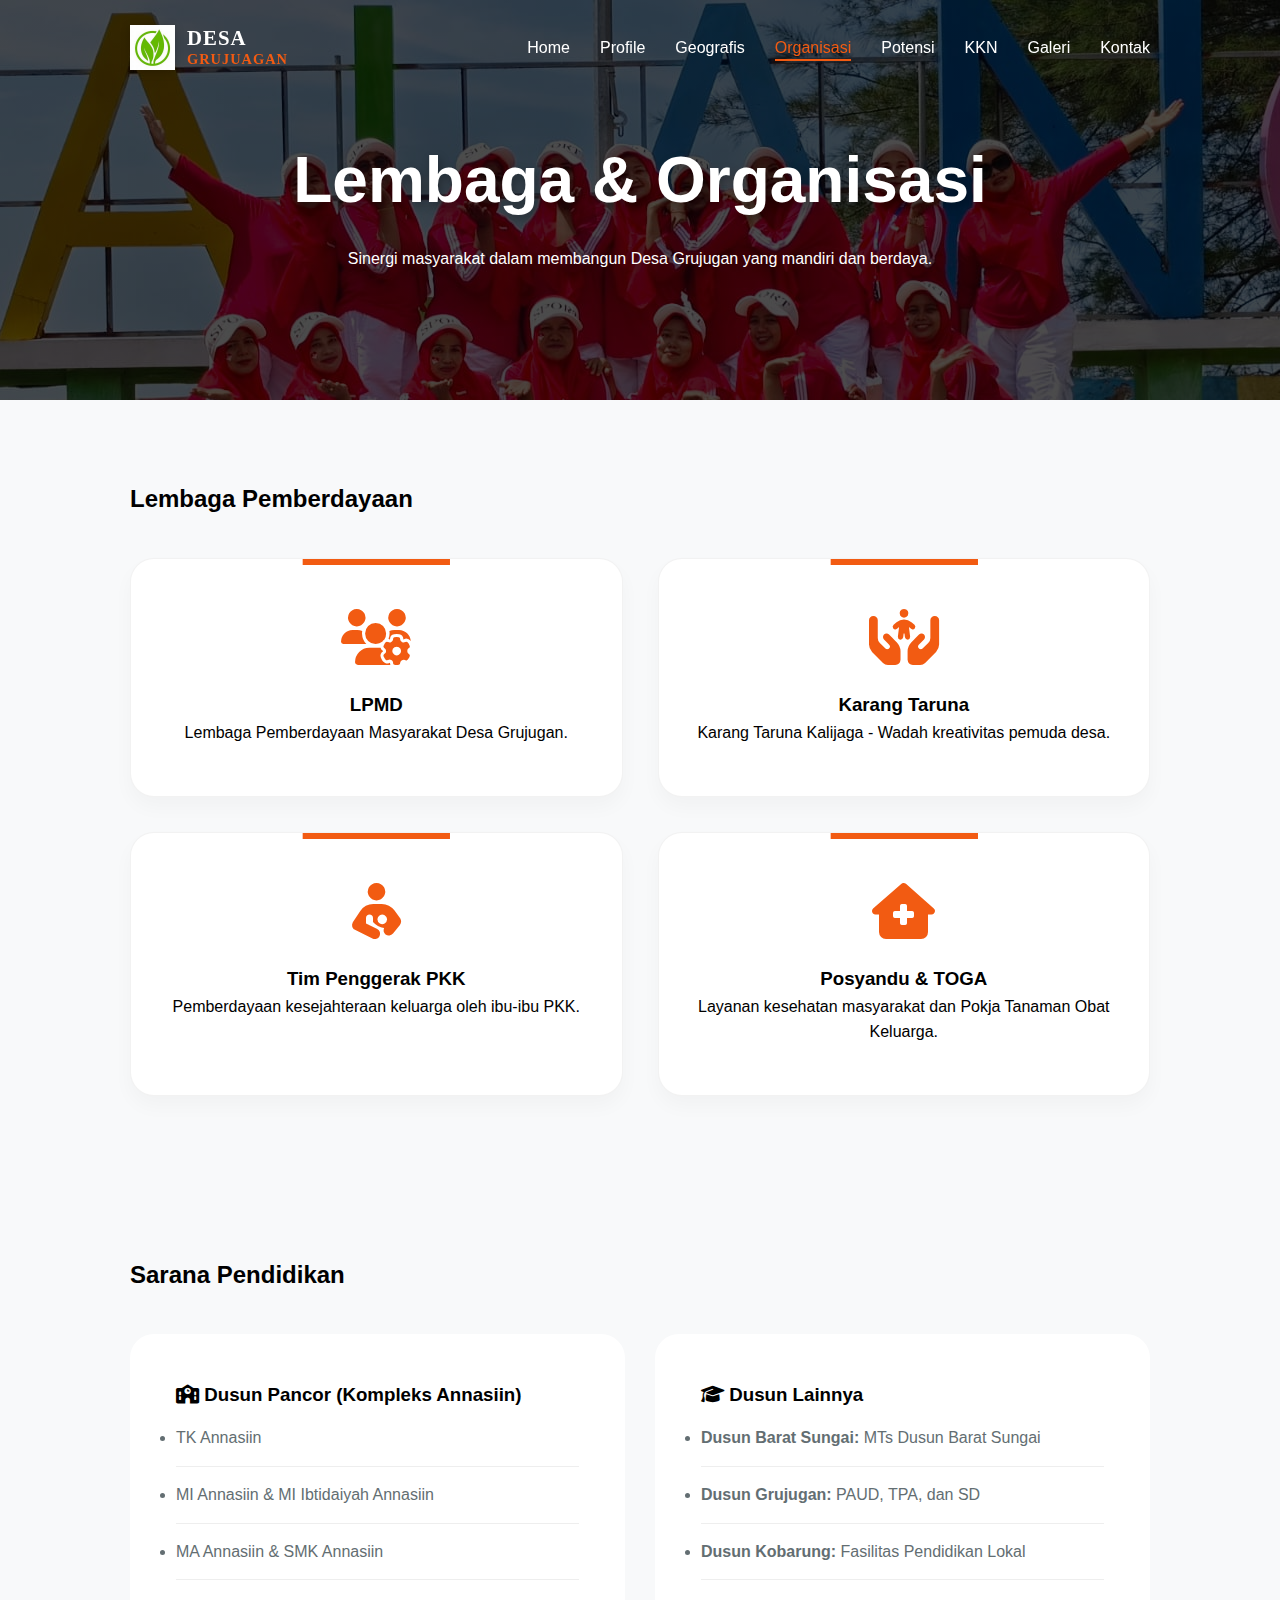
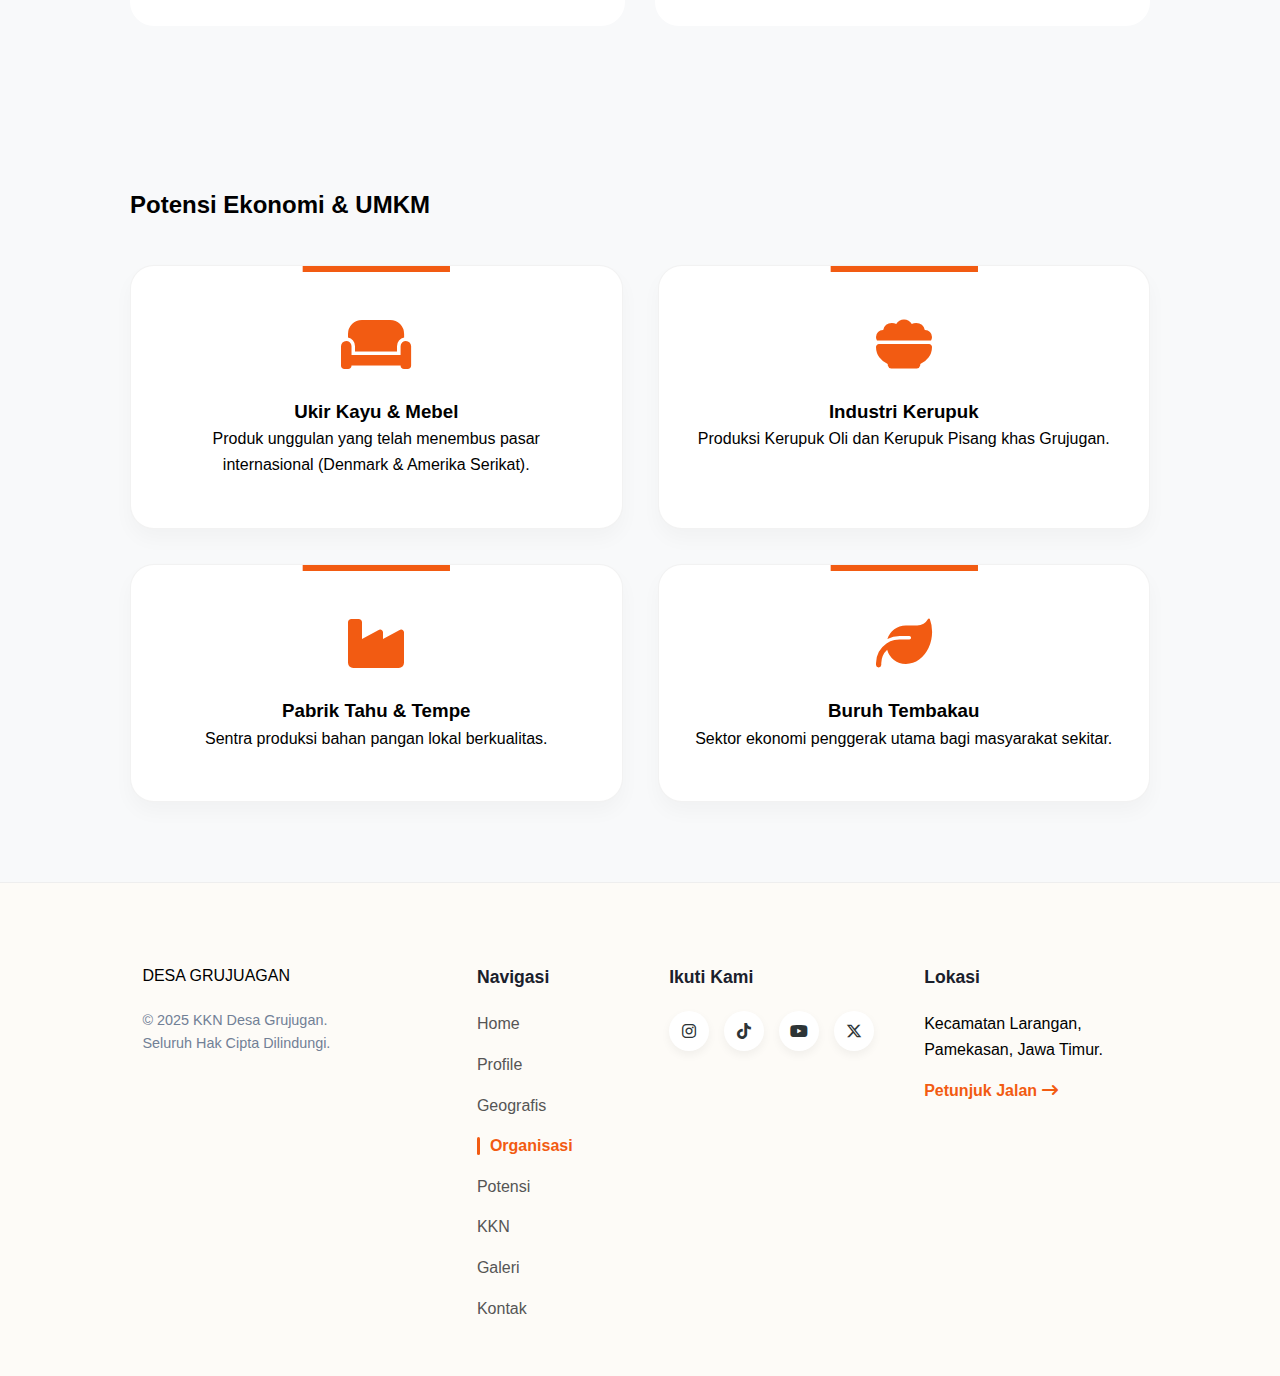
<file: organisasi/index.html>
<!DOCTYPE html>
<html lang="id">
<head>
    <meta charset="UTF-8">
    <meta name="viewport" content="width=device-width, initial-scale=1.0">
    <title>Organisasi & Lembaga - Desa Grujugan</title>
    <link rel="stylesheet" href="https://cdnjs.cloudflare.com/ajax/libs/font-awesome/6.4.2/css/all.min.css">
    <link rel="stylesheet" href="../styles/index.css">
    <link rel="stylesheet" href="../styles/organisasi.css">
</head>
<body>

    <nav id="navbar">
        <div class="container nav-wrapper">
            <div class="logo-container">
                <img src="../assets/icons/green.jpg" alt="Logo Desa" class="logo-img">
                <div class="logo-text">DESA <span>GRUJUAGAN</span></div>
            </div>
            
            <ul class="nav-links">
                <li><a href="../">Home</a></li>
                <li><a href="../profile/">Profile</a></li>
                <li><a href="../geografis/">Geografis</a></li>
                <li><a href="../organisasi/" class="active">Organisasi</a></li>
                <li><a href="../potensi/">Potensi</a></li>
                <li><a href="../kegiatan/">KKN</a></li>
                <li><a href="../galeri/">Galeri</a></li>
                <li><a href="../kontak/">Kontak</a></li>
            </ul>

            <div class="mobile-menu-icon" onclick="toggleMenu()">
                <span></span><span></span><span></span>
            </div>
        </div>
    </nav>

    <section class="org-hero">
        <div class="container">
            <h1>Lembaga & Organisasi</h1>
            <p>Sinergi masyarakat dalam membangun Desa Grujugan yang mandiri dan berdaya.</p>
        </div>
    </section>

    <section class="org-section">
        <div class="container">
            <h2 class="section-title">Lembaga Pemberdayaan</h2>
            <div class="org-grid">
                <div class="org-card shadow-hover">
                    <i class="fa-solid fa-users-gear"></i>
                    <h3>LPMD</h3>
                    <p>Lembaga Pemberdayaan Masyarakat Desa Grujugan.</p>
                </div>
                <div class="org-card shadow-hover">
                    <i class="fa-solid fa-hands-holding-child"></i>
                    <h3>Karang Taruna</h3>
                    <p>Karang Taruna Kalijaga - Wadah kreativitas pemuda desa.</p>
                </div>
                <div class="org-card shadow-hover">
                    <i class="fa-solid fa-person-breastfeeding"></i>
                    <h3>Tim Penggerak PKK</h3>
                    <p>Pemberdayaan kesejahteraan keluarga oleh ibu-ibu PKK.</p>
                </div>
                <div class="org-card shadow-hover">
                    <i class="fa-solid fa-house-medical"></i>
                    <h3>Posyandu & TOGA</h3>
                    <p>Layanan kesehatan masyarakat dan Pokja Tanaman Obat Keluarga.</p>
                </div>
            </div>
        </div>
    </section>

    <section class="edu-section">
        <div class="container">
            <h2 class="section-title">Sarana Pendidikan</h2>
            <div class="edu-flex">
                <div class="edu-group card-large">
                    <h3><i class="fa-solid fa-school"></i> Dusun Pancor (Kompleks Annasiin)</h3>
                    <ul class="edu-list">
                        <li>TK Annasiin</li>
                        <li>MI Annasiin & MI Ibtidaiyah Annasiin</li>
                        <li>MA Annasiin & SMK Annasiin</li>
                    </ul>
                </div>
                <div class="edu-group card-large">
                    <h3><i class="fa-solid fa-graduation-cap"></i> Dusun Lainnya</h3>
                    <ul class="edu-list">
                        <li><strong>Dusun Barat Sungai:</strong> MTs Dusun Barat Sungai</li>
                        <li><strong>Dusun Grujugan:</strong> PAUD, TPA, dan SD</li>
                        <li><strong>Dusun Kobarung:</strong> Fasilitas Pendidikan Lokal</li>
                    </ul>
                </div>
            </div>
        </div>
    </section>

    <section class="umkm-section">
        <div class="container">
            <h2 class="section-title">Potensi Ekonomi & UMKM</h2>
            <div class="umkm-grid">
                <div class="umkm-item shadow-hover">
                    <div class="umkm-icon"><i class="fa-solid fa-couch"></i></div>
                    <h3>Ukir Kayu & Mebel</h3>
                    <p>Produk unggulan yang telah menembus pasar internasional (Denmark & Amerika Serikat).</p>
                </div>
                <div class="umkm-item shadow-hover">
                    <div class="umkm-icon"><i class="fa-solid fa-bowl-food"></i></div>
                    <h3>Industri Kerupuk</h3>
                    <p>Produksi Kerupuk Oli dan Kerupuk Pisang khas Grujugan.</p>
                </div>
                <div class="umkm-item shadow-hover">
                    <div class="umkm-icon"><i class="fa-solid fa-industry"></i></div>
                    <h3>Pabrik Tahu & Tempe</h3>
                    <p>Sentra produksi bahan pangan lokal berkualitas.</p>
                </div>
                <div class="umkm-item shadow-hover">
                    <div class="umkm-icon"><i class="fa-solid fa-leaf"></i></div>
                    <h3>Buruh Tembakau</h3>
                    <p>Sektor ekonomi penggerak utama bagi masyarakat sekitar.</p>
                </div>
            </div>
        </div>
    </section>

    <footer class="main-footer">
        <div class="container footer-grid">
            <div class="footer-brand">
                <div class="logo">DESA <span>GRUJUAGAN</span></div>
                <p>&copy; 2025 KKN Desa Grujugan. <br> Seluruh Hak Cipta Dilindungi.</p>
            </div>

            <div class="footer-links">
                <h4>Navigasi</h4>
                <ul>
                    <li><a href="../">Home</a></li>
                    <li><a href="../profile/">Profile</a></li>
                    <li><a href="../geografis/">Geografis</a></li>
                    <li><a href="../organisasi/" class="active">Organisasi</a></li>
                    <li><a href="../potensi/">Potensi</a></li>
                    <li><a href="../kegiatan/">KKN</a></li>
                    <li><a href="../galeri/">Galeri</a></li>
                    <li><a href="../kontak/">Kontak</a></li>
                </ul>
            </div>

            <div class="footer-social">
                <h4>Ikuti Kami</h4>
                <div class="social-icons">
                    <a href="#"><i class="fa-brands fa-instagram"></i></a>
                    <a href="#"><i class="fa-brands fa-tiktok"></i></a>
                    <a href="#"><i class="fa-brands fa-youtube"></i></a>
                    <a href="#"><i class="fa-brands fa-x-twitter"></i></a>
                </div>
            </div>

            <div class="footer-location">
                <h4>Lokasi</h4>
                <p>Kecamatan Larangan, Pamekasan, Jawa Timur.</p>
                <a href="https://maps.app.goo.gl/cSvXK1jCdYyCerhZ8" target="_blank" class="btn-map-small">Petunjuk Jalan <i class="fa-solid fa-arrow-right-long"></i></a>
            </div>
        </div>
    </footer>

    <script>
    /**
         * 1. EFEK NAVBAR SAAT SCROLL
         */
        window.addEventListener('scroll', function() {
            const nav = document.getElementById('navbar');
            if (nav) {
                if (window.scrollY > 50) {
                    nav.classList.add('scrolled');
                } else {
                    nav.classList.remove('scrolled');
                }
            }
        });

        /**
         * 2. TOGGLE MENU MOBILE
         */
        function toggleMenu() {
            const navLinks = document.querySelector('.nav-links');
            if (navLinks) {
                navLinks.classList.toggle('active');
            }
        }

        /**
         * 3. FUNGSI ACCORDION (Khusus untuk daftar kegiatan KKN)
         */
        function toggleAccordion(element) {
            const item = element.parentElement;
            item.classList.toggle('active');
            
            const icon = element.querySelector('.arrow-toggle');
            if (icon) {
                if (item.classList.contains('active')) {
                    icon.classList.replace('fa-chevron-down', 'fa-chevron-up');
                } else {
                    icon.classList.replace('fa-chevron-up', 'fa-chevron-down');
                }
            }
        }

        /**
         * 4. IMAGE VIEWER (MODAL ZOOM)
         * Agar setiap gambar bisa diklik dan diperbesar
         */
        function initImageViewer() {
            const modal = document.getElementById("imageViewer");
            const modalImg = document.getElementById("fullImage");
            const closeBtn = document.querySelector(".close-viewer");

            if (!modal || !modalImg) return;

            // Mendeteksi semua gambar kecuali logo
            document.querySelectorAll('img:not(.logo-img)').forEach(image => {
                image.style.cursor = "zoom-in";
                image.onclick = function() {
                    modal.style.display = "block";
                    modalImg.src = this.src;
                }
            });

            // Menutup modal saat tombol (X) diklik
            if (closeBtn) {
                closeBtn.onclick = function() {
                    modal.style.display = "none";
                }
            }

            // Menutup modal saat klik di area hitam (di luar gambar)
            window.onclick = function(event) {
                if (event.target == modal) {
                    modal.style.display = "none";
                }
            }
        }

        // Jalankan fungsi image viewer saat halaman selesai dimuat
        document.addEventListener('DOMContentLoaded', initImageViewer);
    </script>
</body>
</html>
</file>
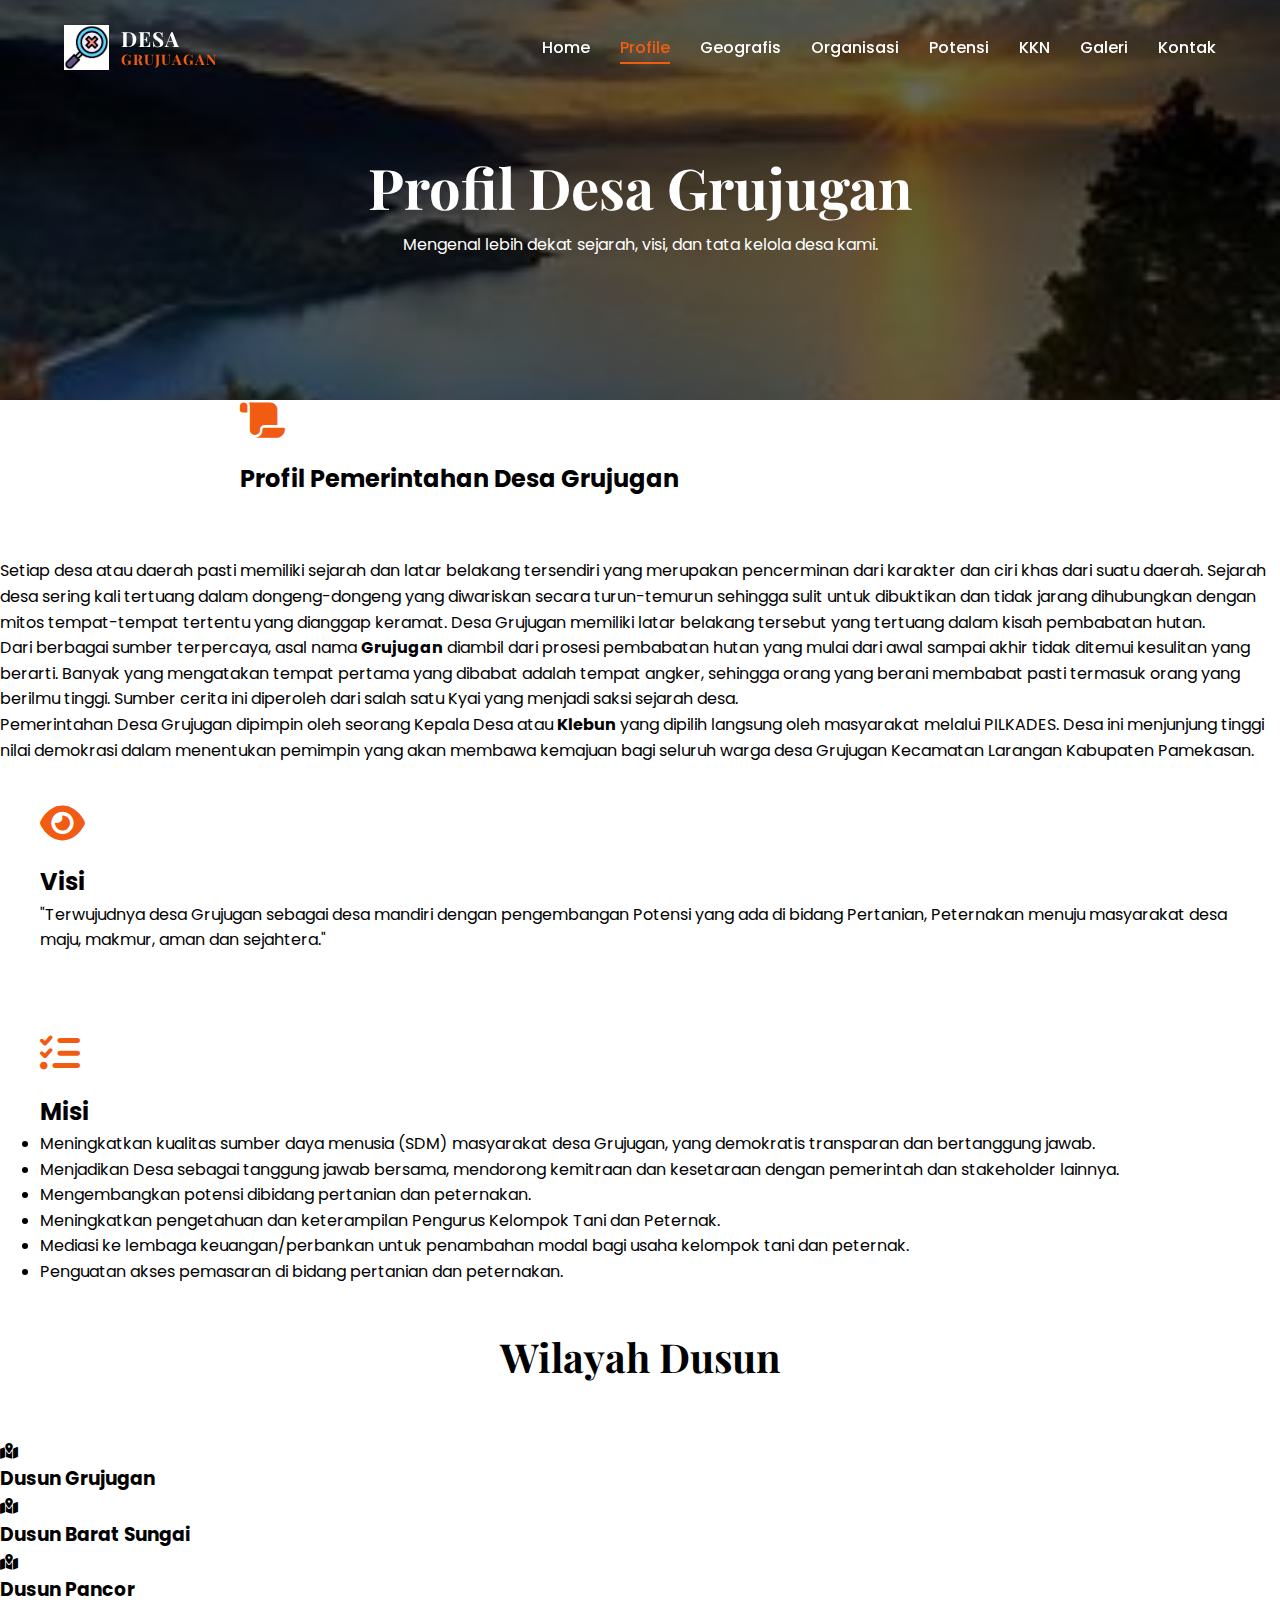
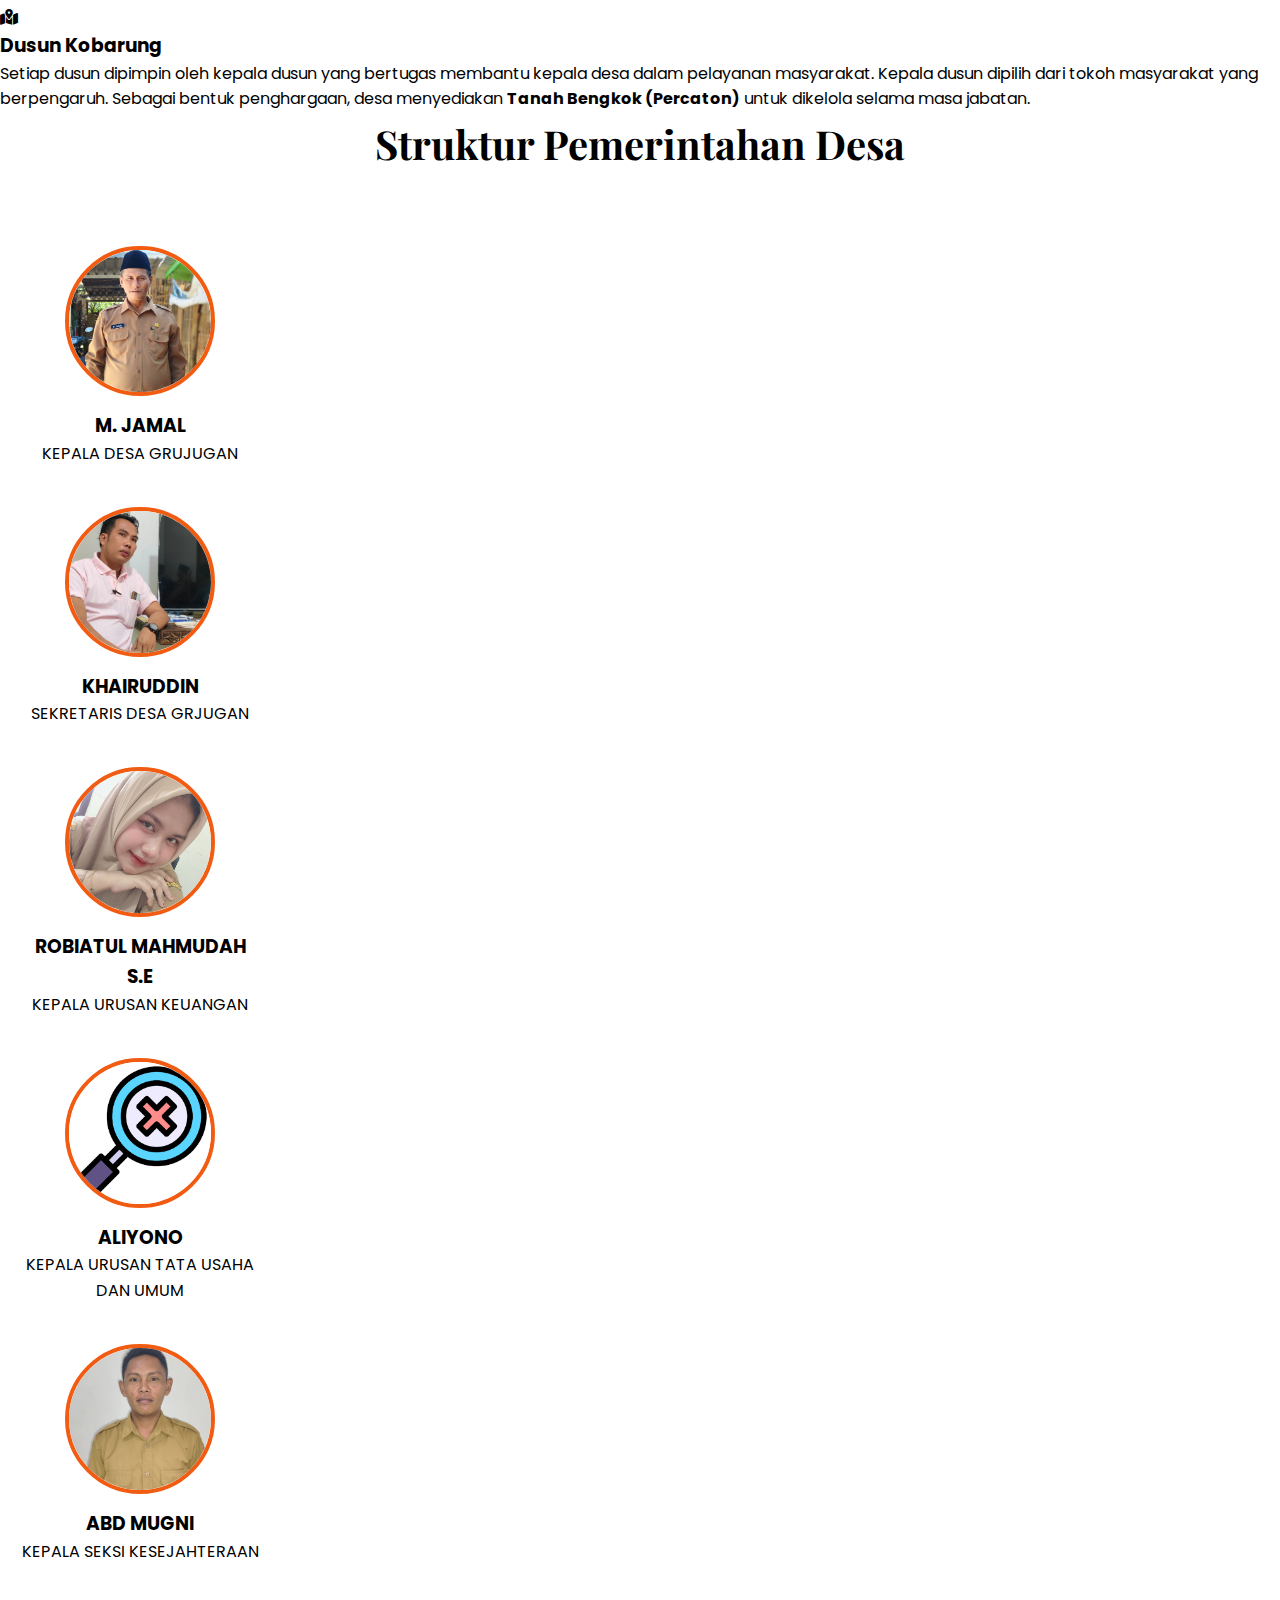
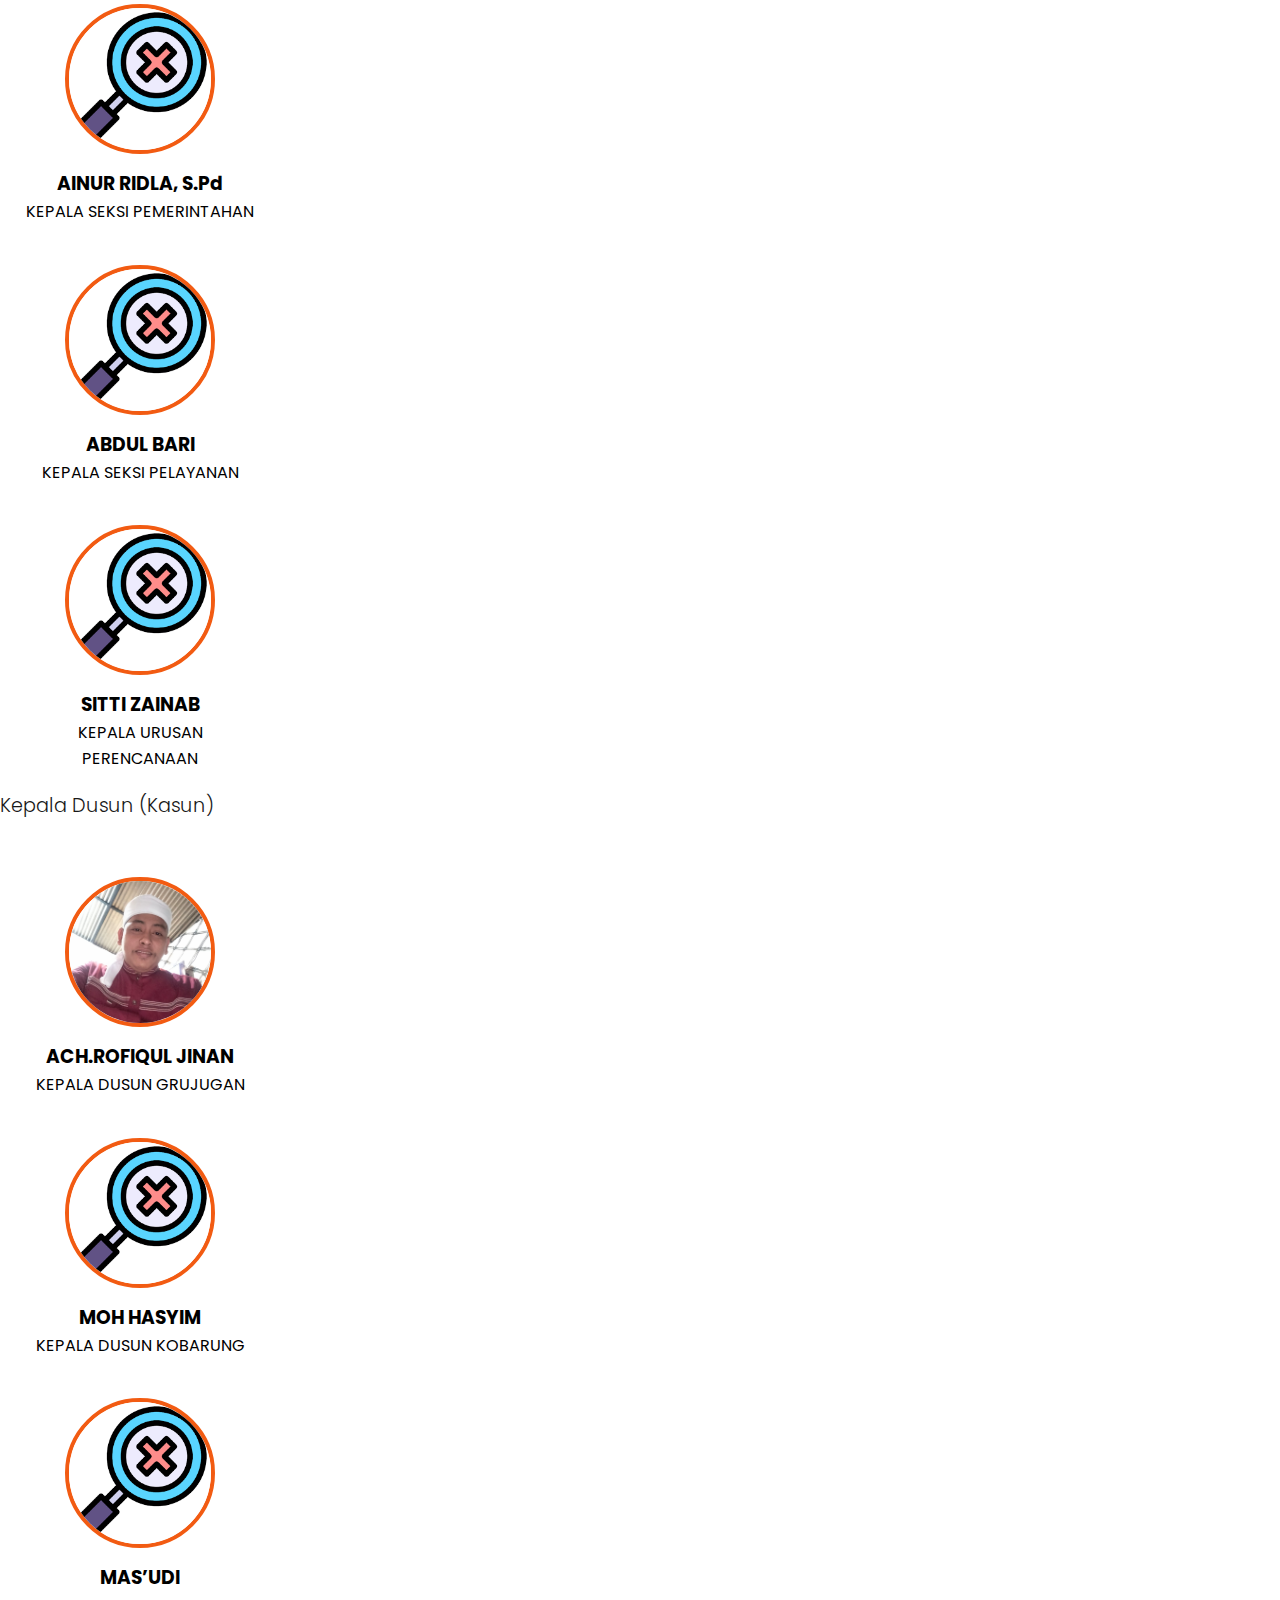
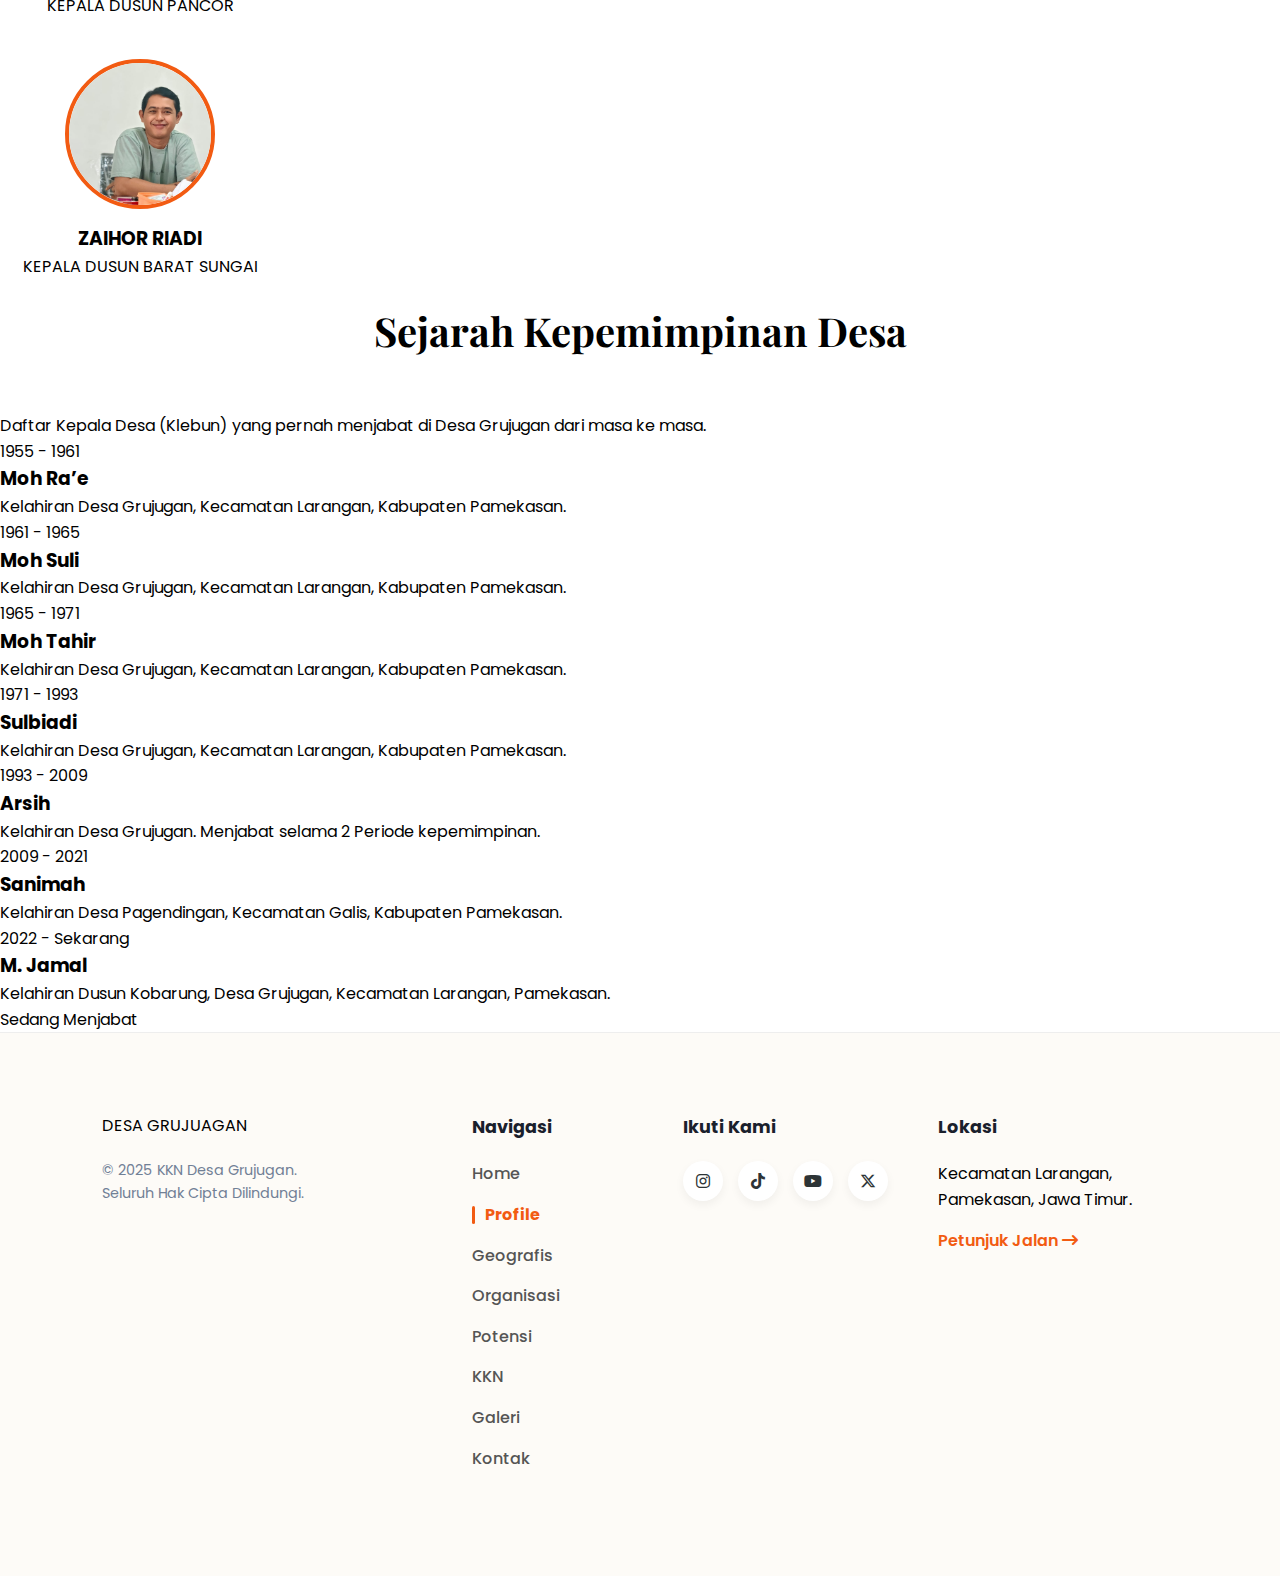
<file: profile/index.html>
<!DOCTYPE html>
<html lang="id">
<head>
    <meta charset="UTF-8">
    <meta name="viewport" content="width=device-width, initial-scale=1.0">
    <title>Profil Desa Grujugan</title>
    <link href="https://fonts.googleapis.com/css2?family=Playfair+Display:wght@700&family=Poppins:wght@300;400;600&display=swap" rel="stylesheet">
    <link rel="stylesheet" href="https://cdnjs.cloudflare.com/ajax/libs/font-awesome/6.4.2/css/all.min.css">
    <link rel="stylesheet" href="../styles/index.css">
    <link rel="stylesheet" href="../styles/profile.css">
</head>
<body>

    <nav id="navbar">
        <div class="container nav-wrapper">
            <div class="logo-container">
                <img src="../assets/icons/notfound.png" alt="Logo Desa" class="logo-img">
                <div class="logo-text">DESA <span>GRUJUAGAN</span></div>
            </div>
            
            <ul class="nav-links">
                <li><a href="../">Home</a></li>
                <li><a href="../profile/" class="active">Profile</a></li>
                <li><a href="../geografis/">Geografis</a></li>
                <li><a href="../organisasi/">Organisasi</a></li>
                <li><a href="../potensi/">Potensi</a></li>
                <li><a href="../kegiatan/">KKN</a></li>
                <li><a href="../galeri/">Galeri</a></li>
                <li><a href="../kontak/">Kontak</a></li>
            </ul>

            <div class="mobile-menu-icon" onclick="toggleMenu()">
                <span></span><span></span><span></span>
            </div>
        </div>
    </nav>


    <section class="profile-hero">
        <div class="container">
            <h1>Profil Desa Grujugan</h1>
            <p>Mengenal lebih dekat sejarah, visi, dan tata kelola desa kami.</p>
        </div>
    </section>

    <section class="profile-section">
        <div class="container">
            <div class="card-large shadow-hover">
                <div class="section-header">
                    <i class="fa-solid fa-scroll icon-profile"></i>
                    <h2>Profil Pemerintahan Desa Grujugan</h2>
                </div>
                <div class="text-content">
                    <p>Setiap desa atau daerah pasti memiliki sejarah dan latar belakang tersendiri yang merupakan pencerminan dari karakter dan ciri khas dari suatu daerah. Sejarah desa sering kali tertuang dalam dongeng-dongeng yang diwariskan secara turun-temurun sehingga sulit untuk dibuktikan dan tidak jarang dihubungkan dengan mitos tempat-tempat tertentu yang dianggap keramat. Desa Grujugan memiliki latar belakang tersebut yang tertuang dalam kisah pembabatan hutan.</p>
                    
                    <p>Dari berbagai sumber terpercaya, asal nama <strong>Grujugan</strong> diambil dari prosesi pembabatan hutan yang mulai dari awal sampai akhir tidak ditemui kesulitan yang berarti. Banyak yang mengatakan tempat pertama yang dibabat adalah tempat angker, sehingga orang yang berani membabat pasti termasuk orang yang berilmu tinggi. Sumber cerita ini diperoleh dari salah satu Kyai yang menjadi saksi sejarah desa.</p>
                    
                    <p>Pemerintahan Desa Grujugan dipimpin oleh seorang Kepala Desa atau <strong>Klebun</strong> yang dipilih langsung oleh masyarakat melalui PILKADES. Desa ini menjunjung tinggi nilai demokrasi dalam menentukan pemimpin yang akan membawa kemajuan bagi seluruh warga desa Grujugan Kecamatan Larangan Kabupaten Pamekasan.</p>
                </div>
            </div>
        </div>
    </section>

    <section class="vision-mission-section">
        <div class="container">
            <div class="grid-two">
                <div class="card-profile shadow-hover">
                    <i class="fa-solid fa-eye icon-profile"></i>
                    <h2>Visi</h2>
                    <p class="visi-text">"Terwujudnya desa Grujugan sebagai desa mandiri dengan pengembangan Potensi yang ada di bidang Pertanian, Peternakan menuju masyarakat desa maju, makmur, aman dan sejahtera."</p>
                </div>
                <div class="card-profile shadow-hover">
                    <i class="fa-solid fa-list-check icon-profile"></i>
                    <h2>Misi</h2>
                    <ul class="misi-list">
                        <li>Meningkatkan kualitas sumber daya menusia (SDM) masyarakat desa Grujugan, yang demokratis transparan dan bertanggung jawab.</li>
                        <li>Menjadikan Desa sebagai tanggung jawab bersama, mendorong kemitraan dan kesetaraan dengan pemerintah dan stakeholder lainnya.</li>
                        <li>Mengembangkan potensi dibidang pertanian dan peternakan.</li>
                        <li>Meningkatkan pengetahuan dan keterampilan Pengurus Kelompok Tani dan Peternak.</li>
                        <li>Mediasi ke lembaga keuangan/perbankan untuk penambahan modal bagi usaha kelompok tani dan peternak.</li>
                        <li>Penguatan akses pemasaran di bidang pertanian dan peternakan.</li>
                    </ul>
                </div>
            </div>
        </div>
    </section>

    <section class="dusun-section">
        <div class="container">
            <h2 class="section-title">Wilayah Dusun</h2>
            <div class="dusun-grid">
                <div class="dusun-card">
                    <i class="fa-solid fa-map-location-dot"></i>
                    <h3>Dusun Grujugan</h3>
                </div>
                <div class="dusun-card">
                    <i class="fa-solid fa-map-location-dot"></i>
                    <h3>Dusun Barat Sungai</h3>
                </div>
                <div class="dusun-card">
                    <i class="fa-solid fa-map-location-dot"></i>
                    <h3>Dusun Pancor</h3>
                </div>
                <div class="dusun-card">
                    <i class="fa-solid fa-map-location-dot"></i>
                    <h3>Dusun Kobarung</h3>
                </div>
            </div>
            <div class="dusun-info card-large">
                <p>Setiap dusun dipimpin oleh kepala dusun yang bertugas membantu kepala desa dalam pelayanan masyarakat. Kepala dusun dipilih dari tokoh masyarakat yang berpengaruh. Sebagai bentuk penghargaan, desa menyediakan <strong>Tanah Bengkok (Percaton)</strong> untuk dikelola selama masa jabatan.</p>
            </div>
        </div>
    </section>


    <section class="struktur-organisasi">
        <div class="container">
            <h2 class="section-title">Struktur Pemerintahan Desa</h2>

            <div class="top-management">
                <div class="member-card highlight shadow-hover">
                    <div class="member-img">
                        <img src="../assets/img/klebun_grujugan.jpeg" alt="M. JAMAL" class="viewable-img">
                    </div>
                    <h3>M. JAMAL</h3>
                    <span class="jabatan">KEPALA DESA GRUJUGAN</span>
                </div>
            </div>

            <div class="mid-management">
                <div class="member-card shadow-hover">
                    <div class="member-img">
                        <img src="../assets/img/khairuddin.jpeg" alt="KHAIRUDDIN" class="viewable-img">
                    </div>
                    <h3>KHAIRUDDIN</h3>
                    <span class="jabatan">SEKRETARIS DESA GRJUGAN</span>
                </div>
            </div>

            <div class="staff-grid">
                <div class="member-card small shadow-hover">
                    <div class="member-img">
                        <img src="../assets/img/bakrobi.jpeg" alt="ROBIATUL MAHMUDAH S.E" class="viewable-img">
                    </div>
                    <h3>ROBIATUL MAHMUDAH S.E</h3>
                    <span class="jabatan">KEPALA URUSAN KEUANGAN</span>
                </div>
                <div class="member-card small shadow-hover">
                    <div class="member-img">
                        <img src="../assets/icons/notfound.png" alt="ALIYONO" class="viewable-img">
                    </div>
                    <h3>ALIYONO</h3>
                    <span class="jabatan">KEPALA URUSAN TATA USAHA DAN UMUM</span>
                </div>
                <div class="member-card small shadow-hover">
                    <div class="member-img">
                        <img src="../assets/img/abdmugni.jpeg" alt="ABD MUGNI" class="viewable-img">
                    </div>
                    <h3>ABD MUGNI</h3>
                    <span class="jabatan">KEPALA SEKSI KESEJAHTERAAN</span>
                </div>
                <div class="member-card small shadow-hover">
                    <div class="member-img">
                        <img src="../assets/icons/notfound.png" alt="AINUR RIDLA, S.Pd" class="viewable-img">
                    </div>
                    <h3>AINUR RIDLA, S.Pd</h3>
                    <span class="jabatan">KEPALA SEKSI PEMERINTAHAN</span>
                </div>
                <div class="member-card small shadow-hover">
                    <div class="member-img">
                        <img src="../assets/icons/notfound.png" alt="ABDUL BARI" class="viewable-img">
                    </div>
                    <h3>ABDUL BARI</h3>
                    <span class="jabatan">KEPALA SEKSI PELAYANAN</span>
                </div>
                <div class="member-card small shadow-hover">
                    <div class="member-img">
                        <img src="../assets/icons/notfound.png" alt="SITTI ZAINAB" class="viewable-img">
                    </div>
                    <h3>SITTI ZAINAB</h3>
                    <span class="jabatan">KEPALA URUSAN PERENCANAAN</span>
                </div>
            </div>

            <h3 class="sub-title">Kepala Dusun (Kasun)</h3>
            <div class="dusun-staff-grid">
                <div class="member-card small shadow-hover">
                    <div class="member-img">
                        <img src="../assets/img/rofiqul_jinan.jpeg" alt="ACH.ROFIQUL JINAN" class="viewable-img">
                    </div>
                    <h3>ACH.ROFIQUL JINAN</h3>
                    <span class="jabatan">KEPALA DUSUN GRUJUGAN</span>
                </div>
                <div class="member-card small shadow-hover">
                    <div class="member-img">
                        <img src="../assets/icons/notfound.png" alt="MOH HASYIM" class="viewable-img">
                    </div>
                    <h3>MOH HASYIM</h3>
                    <span class="jabatan">KEPALA DUSUN KOBARUNG</span>
                </div>
                <div class="member-card small shadow-hover">
                    <div class="member-img">
                        <img src="../assets/icons/notfound.png" alt="MAS’UDI" class="viewable-img">
                    </div>
                    <h3>MAS’UDI</h3>
                    <span class="jabatan">KEPALA DUSUN PANCOR</span>
                </div>
                <div class="member-card small shadow-hover">
                    <div class="member-img">
                        <img src="../assets/img/riadi.jpeg" alt="ZAIHOR RIADI" class="viewable-img">
                    </div>
                    <h3>ZAIHOR RIADI</h3>
                    <span class="jabatan">KEPALA DUSUN BARAT SUNGAI</span>
                </div>
            </div>

        </div>
    </section>




    <section class="sejarah-desa">
        <div class="container">
            <h2 class="section-title">Sejarah Kepemimpinan Desa</h2>
            <p class="section-desc">Daftar Kepala Desa (Klebun) yang pernah menjabat di Desa Grujugan dari masa ke masa.</p>

            <div class="timeline">
                
                <div class="timeline-item">
                    <div class="timeline-dot"></div>
                    <div class="timeline-content shadow-hover">
                        <span class="timeline-year">1955 - 1961</span>
                        <h3>Moh Ra’e</h3>
                        <p>Kelahiran Desa Grujugan, Kecamatan Larangan, Kabupaten Pamekasan.</p>
                    </div>
                </div>

                <div class="timeline-item">
                    <div class="timeline-dot"></div>
                    <div class="timeline-content shadow-hover">
                        <span class="timeline-year">1961 - 1965</span>
                        <h3>Moh Suli</h3>
                        <p>Kelahiran Desa Grujugan, Kecamatan Larangan, Kabupaten Pamekasan.</p>
                    </div>
                </div>

                <div class="timeline-item">
                    <div class="timeline-dot"></div>
                    <div class="timeline-content shadow-hover">
                        <span class="timeline-year">1965 - 1971</span>
                        <h3>Moh Tahir</h3>
                        <p>Kelahiran Desa Grujugan, Kecamatan Larangan, Kabupaten Pamekasan.</p>
                    </div>
                </div>

                <div class="timeline-item">
                    <div class="timeline-dot"></div>
                    <div class="timeline-content shadow-hover">
                        <span class="timeline-year">1971 - 1993</span>
                        <h3>Sulbiadi</h3>
                        <p>Kelahiran Desa Grujugan, Kecamatan Larangan, Kabupaten Pamekasan.</p>
                    </div>
                </div>

                <div class="timeline-item">
                    <div class="timeline-dot"></div>
                    <div class="timeline-content shadow-hover">
                        <span class="timeline-year">1993 - 2009</span>
                        <h3>Arsih</h3>
                        <p>Kelahiran Desa Grujugan. Menjabat selama 2 Periode kepemimpinan.</p>
                    </div>
                </div>

                <div class="timeline-item">
                    <div class="timeline-dot"></div>
                    <div class="timeline-content shadow-hover">
                        <span class="timeline-year">2009 - 2021</span>
                        <h3>Sanimah</h3>
                        <p>Kelahiran Desa Pagendingan, Kecamatan Galis, Kabupaten Pamekasan.</p>
                    </div>
                </div>

                <div class="timeline-item current">
                    <div class="timeline-dot"></div>
                    <div class="timeline-content shadow-hover">
                        <span class="timeline-year active">2022 - Sekarang</span>
                        <h3>M. Jamal</h3>
                        <p>Kelahiran Dusun Kobarung, Desa Grujugan, Kecamatan Larangan, Pamekasan.</p>
                        <span class="badge-status">Sedang Menjabat</span>
                    </div>
                </div>

            </div>
        </div>
    </section>


    <footer class="main-footer">
        <div class="container footer-grid">
            <div class="footer-brand">
                <div class="logo">DESA <span>GRUJUAGAN</span></div>
                <p>&copy; 2025 KKN Desa Grujugan. <br> Seluruh Hak Cipta Dilindungi.</p>
            </div>

            <div class="footer-links">
                <h4>Navigasi</h4>
                <ul>
                    <li><a href="../">Home</a></li>
                    <li><a href="../profile/" class="active">Profile</a></li>
                    <li><a href="../geografis/">Geografis</a></li>
                    <li><a href="../organisasi/">Organisasi</a></li>
                    <li><a href="../potensi/">Potensi</a></li>
                    <li><a href="../kegiatan/">KKN</a></li>
                    <li><a href="../galeri/">Galeri</a></li>
                    <li><a href="../kontak/">Kontak</a></li>
                </ul>
            </div>

            <div class="footer-social">
                <h4>Ikuti Kami</h4>
                <div class="social-icons">
                    <a href="#"><i class="fa-brands fa-instagram"></i></a>
                    <a href="#"><i class="fa-brands fa-tiktok"></i></a>
                    <a href="#"><i class="fa-brands fa-youtube"></i></a>
                    <a href="#"><i class="fa-brands fa-x-twitter"></i></a>
                </div>
            </div>

            <div class="footer-location">
                <h4>Lokasi</h4>
                <p>Kecamatan Larangan, Pamekasan, Jawa Timur.</p>
                <a href="https://maps.app.goo.gl/cSvXK1jCdYyCerhZ8" target="_blank" class="btn-map-small">Petunjuk Jalan <i class="fa-solid fa-arrow-right-long"></i></a>
            </div>
        </div>
    </footer>

    <div id="imageViewer" class="image-viewer-modal">
        <span class="close-viewer">&times;</span>
        <img class="viewer-content" id="fullImage">
    </div>

    <script>
    /**
     * 1. EFEK NAVBAR SAAT SCROLL
     */
    window.addEventListener('scroll', function() {
        const nav = document.getElementById('navbar');
        if (nav) {
            if (window.scrollY > 50) {
                nav.classList.add('scrolled');
            } else {
                nav.classList.remove('scrolled');
            }
        }
    });

    /**
     * 2. TOGGLE MENU MOBILE
     */
    function toggleMenu() {
        const navLinks = document.querySelector('.nav-links');
        if (navLinks) {
            navLinks.classList.toggle('active');
        }
    }

    /**
     * 3. FUNGSI ACCORDION (Khusus untuk daftar kegiatan KKN)
     */
    function toggleAccordion(element) {
        const item = element.parentElement;
        item.classList.toggle('active');
        
        const icon = element.querySelector('.arrow-toggle');
        if (icon) {
            if (item.classList.contains('active')) {
                icon.classList.replace('fa-chevron-down', 'fa-chevron-up');
            } else {
                icon.classList.replace('fa-chevron-up', 'fa-chevron-down');
            }
        }
    }

    /**
     * 4. IMAGE VIEWER (MODAL ZOOM)
     * Agar setiap gambar bisa diklik dan diperbesar
     */
    function initImageViewer() {
        const modal = document.getElementById("imageViewer");
        const modalImg = document.getElementById("fullImage");
        const closeBtn = document.querySelector(".close-viewer");

        if (!modal || !modalImg) return;

        // Mendeteksi semua gambar kecuali logo
        document.querySelectorAll('img:not(.logo-img)').forEach(image => {
            image.style.cursor = "zoom-in";
            image.onclick = function() {
                modal.style.display = "block";
                modalImg.src = this.src;
            }
        });

        // Menutup modal saat tombol (X) diklik
        if (closeBtn) {
            closeBtn.onclick = function() {
                modal.style.display = "none";
            }
        }

        // Menutup modal saat klik di area hitam (di luar gambar)
        window.onclick = function(event) {
            if (event.target == modal) {
                modal.style.display = "none";
            }
        }
    }

    // Jalankan fungsi image viewer saat halaman selesai dimuat
    document.addEventListener('DOMContentLoaded', initImageViewer);
</script>
</body>
</html>
</file>
<file: styles/index.css>
:root {
    --primary-color: #f25b12; /* Warna orange dari tombol di gambar */
    --text-light: #ffffff;
    --transition: all 0.3s ease;
}

* {
    margin: 0;
    padding: 0;
    box-sizing: border-box;
}

body {
    font-family: 'Poppins', sans-serif;
    line-height: 1.6;
}

/* --- NAVBAR --- */
#navbar {
    position: fixed;
    top: 0;
    width: 100%;
    padding: 25px 5%;
    display: flex;
    align-items: center;
    z-index: 1000;
    transition: var(--transition);
}

/* Kondisi Default: Teks Putih */
#navbar .logo, #navbar .nav-links a {
    color: white;
    text-decoration: none;
    font-weight: 500;
}

/* Kondisi saat di Scroll: Hitam Transparan */
#navbar.scrolled {
    background: rgba(0, 0, 0, 0.85);
    padding: 15px 5%;
    backdrop-filter: blur(5px);
    box-shadow: 0 4px 20px rgba(0,0,0,0.1);
}

.nav-wrapper {
    width: 100%;
    display: flex;
    justify-content: space-between;
    align-items: center;
}

.logo-container {
    display: flex;
    align-items: center;
    gap: 12px; /* Jarak antara gambar dan teks */
}

.logo-img {
    height: 45px; /* Ukuran icon desa yang kecil dan proporsional */
    width: auto;
    object-fit: contain;
    filter: drop-shadow(0 2px 4px rgba(0,0,0,0.2));
}

.logo-text {
    font-family: 'Playfair Display', serif;
    font-size: 1.3rem;
    font-weight: 700;
    color: white;
    letter-spacing: 1px;
    line-height: 1.2;
}

.logo-text span {
    display: block; /* Membuat tulisan GRUJUAGAN sedikit lebih kecil atau di bawah jika perlu */
    font-size: 0.9rem;
    color: var(--primary-color);
}

.nav-links {
    list-style: none;
    display: flex;
    align-items: center;
    gap: 30px;
}

/* Efek Hover Navbar */
.nav-links a {
    position: relative;
    padding: 5px 0;
    transition: var(--transition);
}

.nav-links a::after {
    content: '';
    position: absolute;
    bottom: 0;
    left: 0;
    width: 0;
    height: 2px;
    background: var(--primary-color);
    transition: var(--transition);
}

.nav-links a:hover {
    color: var(--primary-color) !important;
}

.nav-links a:hover::after {
    width: 100%;
}

.nav-active {
    background: var(--primary-color);
    padding: 10px 20px !important;
    border-radius: 50px;
}

.nav-active:hover {
    background: #d44a0b;
    transform: translateY(-3px);
}

/* --- HERO SECTION --- */
.hero {
    height: 100vh;
    /* Pastikan path file benar. Jika file CSS ada di folder 'css', gunakan ../assets/img/OIP.jpg */
    background: linear-gradient(rgba(0,0,0,0.5), rgba(0,0,0,0.5)), 
                url('../assets/img/OIP.jpg') no-repeat center center/cover;
    display: flex;
    align-items: center;
    justify-content: center;
    text-align: center;
    color: white;
    padding: 0 20px;
    background-attachment: fixed; /* Memberikan efek parallax halus saat di-scroll */
}

.hero-content {
    max-width: 900px;
}

.main-title {
    font-family: 'Playfair Display', serif;
    font-size: clamp(2.5rem, 5vw, 4.5rem); /* Responsive Font */
    line-height: 1.2;
    margin-bottom: 20px;
    animation: fadeInUp 1s ease;
}

.sub-title {
    font-size: clamp(1rem, 2vw, 1.2rem);
    margin-bottom: 35px;
    font-weight: 300;
    opacity: 0.9;
    animation: fadeInUp 1.2s ease;
}

.btn-primary {
    display: inline-block;
    background: var(--primary-color);
    color: white;
    padding: 15px 40px;
    text-decoration: none;
    border-radius: 50px;
    font-weight: 600;
    font-size: 1.1rem;
    transition: var(--transition);
    box-shadow: 0 10px 20px rgba(242, 91, 18, 0.3);
}

.btn-primary:hover {
    transform: scale(1.05);
    background: #ffffff;
    color: var(--primary-color);
}

/* --- ANIMASI & RESPONSIVE --- */
@keyframes fadeInUp {
    from { opacity: 0; transform: translateY(30px); }
    to { opacity: 1; transform: translateY(0); }
}

/* Mobile Responsive */
@media (max-width: 768px) {
    .logo-img {
        height: 35px; /* Lebih kecil sedikit di layar HP */
    }
    .logo-text {
        font-size: 1.1rem;
    }

    .mobile-menu-icon {
        display: block;
        cursor: pointer;
    }
    
    .mobile-menu-icon span {
        display: block;
        width: 25px;
        height: 3px;
        background: white;
        margin: 5px;
        transition: 0.3s;
    }

    .nav-links {
        position: absolute;
        top: 100%;
        right: -100%;
        height: 100vh;
        width: 70%;
        background: rgba(0,0,0,0.95);
        flex-direction: column;
        padding-top: 50px;
        transition: 0.5s;
    }

    .nav-links.active {
        right: 0;
    }
}

@media (min-width: 769px) {
    .mobile-menu-icon {
        display: none;
    }
}










/* --- ABOUT SECTION --- */
.about-section {
    padding: 100px 8%;
    background-color: #ffffff;
    overflow: hidden;
}

.about-wrapper {
    display: flex;
    align-items: center;
    gap: 80px;
    max-width: 1200px;
    margin: 0 auto;
}

/* --- STYLING GAMBAR (STACK EFFECT) --- */
.about-image-container {
    flex: 1;
    position: relative;
    display: flex;
    justify-content: center;
    align-items: center;
}

.image-main-card {
    position: relative;
    width: 100%;
    max-width: 450px;
    aspect-ratio: 1/1;
    background: #d9e0ee; /* Warna sesuai gambar jika gambar belum ada */
    border-radius: 20px;
    overflow: hidden;
    z-index: 2;
    box-shadow: 0 20px 40px rgba(0,0,0,0.1);
    transition: var(--transition);
}

.image-main-card img {
    width: 100%;
    height: 100%;
    object-fit: cover;
    transition: transform 0.5s ease;
}

.image-back-card {
    position: absolute;
    width: 100%;
    max-width: 450px;
    aspect-ratio: 1/1;
    background: #e4e9dc; /* Warna card belakang di gambar */
    border-radius: 20px;
    top: -20px;
    left: -20px;
    z-index: 1;
    transform: rotate(-3deg);
    transition: var(--transition);
}

/* Hover Effect Gambar */
.about-image-container:hover .image-main-card {
    transform: translateY(-10px);
}

.about-image-container:hover .image-back-card {
    transform: rotate(0deg) scale(1.05);
}

.about-image-container:hover img {
    transform: scale(1.1);
}

.image-overlay-text {
    position: absolute;
    top: 50%;
    left: 50%;
    transform: translate(-50%, -50%);
    color: #4a5568;
    font-weight: 600;
    font-size: 1.5rem;
    text-align: center;
}

/* --- STYLING TEKS --- */
.about-content {
    flex: 1;
}

.tagline {
    color: #6d8c32; /* Hijau lumut sesuai gambar */
    font-weight: 700;
    letter-spacing: 2px;
    font-size: 0.9rem;
    display: block;
    margin-bottom: 15px;
}

.about-title {
    font-family: 'Playfair Display', serif;
    font-size: 3rem;
    color: #2d3436;
    line-height: 1.1;
    margin-bottom: 25px;
}

.about-description {
    color: #636e72;
    font-size: 1.05rem;
    margin-bottom: 25px;
}

.about-quote {
    border-left: 4px solid var(--primary-color);
    padding-left: 20px;
    font-style: italic;
    color: #444;
    margin-bottom: 40px;
}

/* --- TOMBOL TENTANG KAMI --- */
.btn-about {
    display: inline-flex;
    align-items: center;
    gap: 10px;
    padding: 14px 30px;
    background: #2d3436;
    color: white;
    text-decoration: none;
    border-radius: 8px;
    font-weight: 500;
    transition: all 0.3s ease;
}

.btn-about .arrow {
    transition: transform 0.3s ease;
}

.btn-about:hover {
    background: var(--primary-color);
    box-shadow: 0 10px 20px rgba(242, 91, 18, 0.2);
    transform: translateX(5px);
}

.btn-about:hover .arrow {
    transform: translateX(8px);
}

/* --- RESPONSIVE MOBILE --- */
@media (max-width: 992px) {
    .about-wrapper {
        flex-direction: column;
        gap: 60px;
        text-align: center;
    }

    .about-image-container {
        width: 80%;
        margin: 0 auto;
    }

    .about-title {
        font-size: 2.2rem;
    }

    .about-quote {
        border-left: none;
        border-top: 3px solid var(--primary-color);
        padding-left: 0;
        padding-top: 15px;
    }
}









/* --- POTENSI SECTION --- */
.potensi-section {
    padding: 100px 8%;
    background-color: #fcfcfc;
    text-align: center;
}

.section-header {
    max-width: 800px;
    margin: 0 auto 60px;
}

.potensi-title {
    font-family: 'Playfair Display', serif;
    font-size: 2.5rem;
    color: #2d3436;
    margin-bottom: 20px;
}

.potensi-subtitle {
    color: #636e72;
    font-size: 1.0rem;
    /* line-height: 1.6; */
}

/* --- GRID SYSTEM --- */
.potensi-grid {
    display: grid;
    grid-template-columns: repeat(3, 1fr);
    gap: 30px;
    margin-bottom: 50px;
}

.potensi-card {
    background: #ffffff;
    padding: 40px 30px;
    border-radius: 20px;
    text-align: left;
    transition: all 0.4s cubic-bezier(0.175, 0.885, 0.32, 1.275);
    border: 1px solid rgba(0,0,0,0.03);
    position: relative;
    overflow: hidden;
}

/* --- HOVER EFFECTS --- */
.potensi-card:hover {
    transform: translateY(-15px);
    box-shadow: 0 25px 50px rgba(0,0,0,0.08);
}

.potensi-card h3 {
    font-size: 1.4rem;
    margin-bottom: 15px;
    color: #2d3436;
    transition: color 0.3s;
}

.potensi-card:hover h3 {
    color: var(--primary-color);
}

.potensi-card p {
    color: #636e72;
    font-size: 0.95rem;
    line-height: 1.7;
}

/* --- ICON BOX STYLING --- */
.icon-box {
    width: 70px;
    height: 70px;
    border-radius: 15px;
    display: flex;
    align-items: center;
    justify-content: center;
    margin-bottom: 25px;
    transition: transform 0.5s ease;
}

.potensi-card:hover .icon-box {
    transform: rotate(10deg) scale(1.1);
}

.icon-box img {
    width: 35px;
    height: 35px;
}

/* Warna Pastel untuk Ikon Sesuai Gambar */
.icon-green { background-color: #f0f4e8; }
.icon-orange { background-color: #fff2e6; }
.icon-leaf { background-color: #f0f4e8; }

/* --- FOOTER & LINK --- */
.potensi-footer {
    margin-top: 20px;
}

.link-more {
    text-decoration: none;
    color: #2d3436;
    font-weight: 600;
    font-size: 1.1rem;
    display: inline-flex;
    align-items: center;
    gap: 10px;
    transition: gap 0.3s ease, color 0.3s ease;
}

.link-more:hover {
    color: var(--primary-color);
    gap: 20px; /* Panah bergerak menjauh saat hover */
}

/* --- RESPONSIVE --- */
@media (max-width: 1024px) {
    .potensi-grid {
        grid-template-columns: repeat(2, 1fr); /* 2 Kolom di Tablet */
    }
}

@media (max-width: 768px) {
    .potensi-section {
        padding: 60px 5%;
    }
    
    .potensi-title {
        font-size: 2rem;
    }

    .potensi-grid {
        grid-template-columns: 1fr; /* 1 Kolom di HP */
    }

    .potensi-card {
        padding: 30px;
    }
}

/* Atur ukuran dan warna ikon secara umum */
.icon-box i {
    font-size: 2rem; /* Ukuran icon */
    transition: transform 0.3s ease;
}

/* Warna spesifik untuk tiap icon sesuai box-nya */
.icon-green i {
    color: #6d8c32; /* Hijau Tua */
}

.icon-orange i {
    color: #f25b12; /* Orange */
}

.icon-leaf i {
    color: #4a7c59; /* Hijau Daun */
}

/* Efek saat card di hover agar icon ikut bereaksi */
.potensi-card:hover .icon-box i {
    transform: scale(1.2);
    filter: brightness(1.2);
}








/* --- KKN SECTION --- */
.kkn-section {
    padding: 100px 8%;
    background-color: #fdfbf7; /* Warna krem pucat sesuai gambar */
}

.kkn-title {
    font-family: 'Playfair Display', serif;
    font-size: 2.8rem;
    color: #1a202c;
    text-align: center;
    margin-bottom: 20px;
}

.kkn-subtitle {
    text-align: center;
    /* max-width: 700px; */
    margin: 0 auto 50px;
    color: #4a5568;
    /* line-height: 1.8; */
}

/* --- ACCORDION STYLING --- */
.kkn-accordion {
    max-width: 900px;
    margin: 0 auto 40px;
}

.accordion-item {
    background: #ffffff;
    border-radius: 15px;
    margin-bottom: 20px;
    box-shadow: 0 4px 15px rgba(0,0,0,0.05);
    overflow: hidden;
    transition: var(--transition);
}

.accordion-header {
    padding: 25px 30px;
    display: flex;
    justify-content: space-between;
    align-items: center;
    cursor: pointer;
    transition: background 0.3s;
}

.accordion-header:hover {
    background: #f8fafc;
}

.header-content {
    display: flex;
    align-items: center;
    gap: 20px;
}

.icon-circle {
    width: 50px;
    height: 50px;
    background: #f0f4e8;
    border-radius: 50%;
    display: flex;
    align-items: center;
    justify-content: center;
    color: #6d8c32;
    font-size: 1.2rem;
    transition: 0.3s;
}

.accordion-header h3 {
    font-size: 1.2rem;
    color: #2d3436;
    font-weight: 600;
}

.arrow-toggle {
    transition: transform 0.4s ease;
    color: #a0aec0;
}

/* --- ANIMASI ACTIVE --- */
.accordion-item.active {
    box-shadow: 0 15px 30px rgba(0,0,0,0.1);
}

.accordion-item.active .arrow-toggle {
    transform: rotate(180deg);
    color: var(--primary-color);
}

.accordion-item.active .icon-circle {
    background: var(--primary-color);
    color: white;
}

/* --- DETAIL CONTENT --- */
.accordion-content {
    max-height: 0;
    overflow: hidden;
    transition: max-height 0.5s cubic-bezier(0, 1, 0, 1);
    background: #fff;
}

.accordion-item.active .accordion-content {
    max-height: 1000px; /* Nilai besar agar konten terlihat */
    transition: max-height 1s ease-in-out;
}

.detail-wrapper {
    padding: 0 30px 30px;
    display: grid;
    grid-template-columns: 1fr 1.5fr;
    gap: 30px;
    border-top: 1px dashed #e2e8f0;
    padding-top: 25px;
}

.detail-image img {
    width: 100%;
    border-radius: 12px;
    object-fit: cover;
    height: 200px;
}

.date-tag {
    display: block;
    font-size: 0.85rem;
    color: var(--primary-color);
    font-weight: 600;
    margin-bottom: 10px;
}

.detail-text p {
    color: #636e72;
    margin-bottom: 15px;
    font-size: 0.95rem;
}

.activity-list {
    padding-left: 20px;
    color: #718096;
    font-size: 0.9rem;
}

/* --- BUTTON FOOTER --- */
.kkn-footer {
    text-align: center;
}

.btn-kkn-more {
    display: inline-flex;
    align-items: center;
    gap: 12px;
    padding: 15px 35px;
    background: #1a202c;
    color: white;
    text-decoration: none;
    border-radius: 50px;
    font-weight: 500;
    transition: 0.3s;
}

.btn-kkn-more:hover {
    background: var(--primary-color);
    transform: scale(1.05);
    box-shadow: 0 10px 20px rgba(0,0,0,0.1);
}

/* --- RESPONSIVE --- */
@media (max-width: 768px) {
    .detail-wrapper {
        grid-template-columns: 1fr;
    }
    
    .kkn-title {
        font-size: 2.2rem;
    }
    
    .accordion-header {
        padding: 20px;
    }
}









/* --- GALLERY SECTION --- */
.gallery-section {
    padding: 100px 8%;
    background-color: #ffffff;
}

.gallery-title {
    font-family: 'Playfair Display', serif;
    font-size: 2.8rem;
    text-align: center;
    margin-bottom: 15px;
    color: #1a202c;
}

.gallery-subtitle {
    text-align: center;
    max-width: 650px;
    margin: 0 auto 50px;
    color: #718096;
}

/* --- MASONRY GRID SYSTEM --- */
.gallery-grid {
    display: grid;
    grid-template-columns: repeat(3, 1fr); /* 3 Kolom Desktop */
    grid-auto-rows: 150px; /* Tinggi dasar baris */
    gap: 20px;
    margin-bottom: 50px;
}

.gallery-item {
    position: relative;
    border-radius: 15px;
    overflow: hidden;
    cursor: pointer;
    box-shadow: 0 4px 10px rgba(0,0,0,0.05);
}

/* Variasi Ukuran (Acak-acakan) */
.gallery-item.medium { grid-row: span 2; } /* Tinggi 2 baris */
.gallery-item.tall { grid-row: span 3; }   /* Tinggi 3 baris */

.gallery-item img {
    width: 100%;
    height: 100%;
    object-fit: cover;
    transition: transform 0.6s ease;
}

/* --- OVERLAY HOVER --- */
.gallery-overlay {
    position: absolute;
    top: 0;
    left: 0;
    width: 100%;
    height: 100%;
    background: rgba(0, 0, 0, 0.7); /* Hitam Transparan */
    display: flex;
    justify-content: center;
    align-items: center;
    opacity: 0;
    transition: opacity 0.4s ease;
}

.gallery-overlay span {
    color: white;
    font-weight: 600;
    font-size: 1.1rem;
    padding: 0 20px;
    text-align: center;
    transform: translateY(20px);
    transition: transform 0.4s ease;
}

/* Desktop Hover */
.gallery-item:hover .gallery-overlay {
    opacity: 1;
}

.gallery-item:hover .gallery-overlay span {
    transform: translateY(0);
}

.gallery-item:hover img {
    transform: scale(1.1);
}

/* --- BUTTON GALLERY --- */
.gallery-footer {
    text-align: center;
}

.btn-gallery {
    display: inline-flex;
    align-items: center;
    gap: 12px;
    padding: 15px 35px;
    background: #2d3436;
    color: white;
    text-decoration: none;
    border-radius: 8px;
    font-weight: 500;
    transition: 0.3s;
}

.btn-gallery:hover {
    background: var(--primary-color);
    transform: translateY(-5px);
    box-shadow: 0 10px 20px rgba(0,0,0,0.1);
}

/* --- RESPONSIVE MOBILE & TABLET --- */
@media (max-width: 1024px) {
    .gallery-grid {
        grid-template-columns: repeat(2, 1fr); /* 2 Kolom di Tablet */
    }
}

@media (max-width: 600px) {
    .gallery-grid {
        grid-template-columns: 1fr; /* 1 Kolom di Mobile */
        grid-auto-rows: 250px;
    }
    
    .gallery-item.medium, .gallery-item.tall {
        grid-row: span 1; /* Di HP buat rata saja agar tidak aneh */
    }

    /* Mobile Click Effect: Pakai filter aktif jika di klik */
    .gallery-item:active .gallery-overlay {
        opacity: 1;
    }
}









/* --- CONTACT SECTION --- */
.contact-section {
    padding: 100px 8%;
    background-color: #ffffff;
}

.contact-wrapper {
    display: grid;
    grid-template-columns: 1fr 1fr;
    gap: 80px;
    align-items: start;
}

.contact-title {
    font-family: 'Playfair Display', serif;
    font-size: 2.5rem;
    margin-bottom: 20px;
    color: #1a202c;
}

.contact-subtitle {
    color: #718096;
    margin-bottom: 40px;
    line-height: 1.8;
}

.info-list {
    display: flex;
    flex-direction: column;
    gap: 30px;
}

.info-item {
    display: flex;
    gap: 20px;
    align-items: flex-start;
}

.info-item i {
    font-size: 1.5rem;
    color: var(--primary-color);
    background: #fff5f0;
    padding: 15px;
    border-radius: 12px;
}

.info-item strong {
    display: block;
    font-size: 1.1rem;
    color: #2d3436;
    margin-bottom: 5px;
}

.info-item p {
    color: #636e72;
    font-size: 0.95rem;
}

/* --- MAP STYLING --- */
.map-placeholder {
    display: block;
    width: 100%;
    height: 350px;
    background: #5d6d53; /* Warna hijau sesuai gambar peta Anda */
    border-radius: 20px;
    position: relative;
    overflow: hidden;
    margin-top: 20px;
    text-decoration: none;
    transition: transform 0.3s ease;
}

.map-overlay {
    position: absolute;
    width: 100%;
    height: 100%;
    display: flex;
    flex-direction: column;
    justify-content: center;
    align-items: center;
    color: white;
    gap: 15px;
    background: rgba(0,0,0,0.1);
    transition: background 0.3s;
}

.map-placeholder:hover {
    transform: translateY(-10px);
}

.map-placeholder:hover .map-overlay {
    background: rgba(0,0,0,0.3);
}

.map-overlay i {
    font-size: 3rem;
}

.map-overlay span {
    font-weight: 600;
    font-size: 1.2rem;
    border: 2px solid white;
    padding: 10px 20px;
    border-radius: 50px;
}

/* --- FOOTER STYLING --- */
.main-footer {
    background: #fdfbf7;
    padding: 80px 8% 40px;
    border-top: 1px solid #eee;
}

.footer-grid {
    display: grid;
    grid-template-columns: 2fr 1fr 1fr 1.5fr;
    gap: 50px;
    margin-bottom: 50px;
}

.footer-brand .logo {
    margin-bottom: 20px;
}

.footer-brand p {
    color: #718096;
    font-size: 0.9rem;
}

.footer-links h4, .footer-social h4, .footer-location h4 {
    margin-bottom: 20px;
    font-size: 1.1rem;
    color: #1a202c;
}

.footer-links ul {
    list-style: none;
}

.footer-links ul li {
    margin-bottom: 10px;
}

.footer-links a {
    text-decoration: none;
    color: #718096;
    transition: 0.3s;
}

.footer-links a:hover {
    color: var(--primary-color);
    padding-left: 5px;
}

.social-icons {
    display: flex;
    gap: 15px;
}

.social-icons a {
    width: 40px;
    height: 40px;
    background: #fff;
    display: flex;
    justify-content: center;
    align-items: center;
    border-radius: 50%;
    color: #2d3436;
    text-decoration: none;
    box-shadow: 0 4px 10px rgba(0,0,0,0.05);
    transition: 0.3s;
}

.social-icons a:hover {
    background: var(--primary-color);
    color: white;
    transform: translateY(-5px);
}

.btn-map-small {
    display: inline-block;
    margin-top: 15px;
    color: var(--primary-color);
    text-decoration: none;
    font-weight: 600;
}

/* --- RESPONSIVE --- */
@media (max-width: 992px) {
    .contact-wrapper, .footer-grid {
        grid-template-columns: 1fr 1fr;
    }
}

@media (max-width: 768px) {
    .contact-wrapper, .footer-grid {
        grid-template-columns: 1fr;
        gap: 40px;
    }
    
    .contact-section, .main-footer {
        padding: 60px 5%;
    }

    .contact-title {
        font-size: 2rem;
    }
}






/* Styling untuk Modal Viewer */
.image-viewer-modal {
    display: none; /* Sembunyi secara default */
    position: fixed;
    z-index: 2000; /* Pastikan di atas navbar */
    padding-top: 100px;
    left: 0;
    top: 0;
    width: 100%;
    height: 100%;
    background-color: rgba(0, 0, 0, 0.9); /* Hitam pekat transparan */
    backdrop-filter: blur(8px); /* Efek blur di belakang gambar */
}

/* Gambar di dalam Viewer */
.viewer-content {
    margin: auto;
    display: block;
    width: 80%;
    max-width: 800px;
    border-radius: 10px;
    animation: zoomEffect 0.3s; /* Animasi muncul */
}

/* Animasi Zoom In */
@keyframes zoomEffect {
    from {transform: scale(0.7); opacity: 0;}
    to {transform: scale(1); opacity: 1;}
}

/* Tombol Close */
.close-viewer {
    position: absolute;
    top: 40px;
    right: 40px;
    color: white;
    font-size: 50px;
    font-weight: bold;
    cursor: pointer;
    transition: 0.3s;
}

.close-viewer:hover {
    color: var(--primary-color);
}

/* Responsive Mobile */
@media (max-width: 768px) {
    .viewer-content {
        width: 95%; /* Gambar lebih lebar di HP */
        margin-top: 50px;
    }
    .close-viewer {
        top: 20px;
        right: 30px;
        font-size: 40px;
    }
}

/* Gaya untuk link yang sedang aktif */
.nav-links a.active {
    color: var(--primary-color) !important;
    font-weight: 700;
}

.nav-links a.active::after {
    width: 100%; /* Garis bawah penuh jika link aktif */
}



/* --- FOOTER NAVIGASI --- */
.footer-links ul {
    list-style: none;
    padding: 0;
    margin: 0;
}

.footer-links ul li {
    margin-bottom: 15px; /* Memberi ruang antar menu */
}

/* Gaya dasar menu (Harus terlihat jelas) */
.footer-links ul li a {
    text-decoration: none;
    font-size: 1rem;
    font-weight: 500;
    /* Ganti warna ini jika footer Anda putih, gunakan abu-abu gelap agar kontras */
    color: #555555; 
    transition: all 0.3s ease;
    display: flex;
    align-items: center;
}

/* Gaya saat menu AKTIF */
.footer-links ul li a.active {
    color: #f25b12 !important; /* Warna orange mencolok */
    font-weight: 700;
}

/* Garis vertikal di samping menu aktif (seperti di gambar Anda) */
.footer-links ul li a.active::before {
    content: "";
    display: inline-block;
    width: 3px;
    height: 18px;
    background-color: #f25b12;
    margin-right: 10px;
    border-radius: 2px;
}

/* Gaya saat menu di-HOVER (disentuh kursor) */
.footer-links ul li a:hover {
    color: #f25b12;
    padding-left: 5px; /* Efek geser sedikit */
}
</file>
<file: styles/kegiatan.css>
/* --- KEGIATAN HERO --- */

.btn-outline-white {
  display: inline-block;
  padding: 12px 28px;
  background-color: transparent;        /* transparan */
  color: #ffffff;                        /* teks putih */
  text-decoration: none;
  border-radius: 999px;                  /* oval/pill */
  border: 2px solid #ffffff;             /* garis putih */
  font-weight: 700;
  font-size: 16px;
  backdrop-filter: blur(2px);            /* mengikuti transparansi background */
  transition: background-color .25s, color .25s, transform .15s;
}

/* efek hover rapi tapi tetap simple */
.btn-outline-white:hover {
  background-color: rgba(255, 255, 255, 0.15); /* putih transparan */
  color: #ffffff;
  transform: translateY(-2px);
}

/* saat ditekan */
.btn-outline-white:active {
  transform: translateY(0);
}



.kegiatan-hero {
    height: 350px;
    background: linear-gradient(rgba(0,0,0,0.7), rgba(0,0,0,0.7)), url('../assets/img/keg_bumdes.jpeg') center/cover;
    display: flex;
    align-items: center;
    justify-content: center;
    text-align: center;
    color: white;
}

/* --- Container & Grid Layout --- */
.kegiatan-list .container {
    max-width: 1200px;
    margin: 0 auto;
    padding: 20px;
}

.kegiatan-grid {
    display: grid;
    /* Otomatis mengisi kolom, minimal lebar kartu 280px */
    grid-template-columns: repeat(auto-fit, minmax(280px, 1fr)); 
    gap: 30px; /* Jarak antar kartu */
    padding: 10px;
}

/* --- Card Style --- */
.kegiatan-item {
    background: #ffffff;
    border-radius: 12px;
    overflow: hidden;
    box-shadow: 0 5px 15px rgba(0, 0, 0, 0.05);
    transition: all 0.3s ease-in-out; /* Animasi halus untuk semua perubahan */
    position: relative;
    display: flex;
    flex-direction: column; /* Agar isi kartu rata bawah jika teks panjang */
}

/* Hover Effect: Kartu Terangkat */
.kegiatan-item:hover {
    transform: translateY(-10px); /* Naik ke atas 10px */
    box-shadow: 0 15px 30px rgba(0, 0, 0, 0.15); /* Bayangan makin tebal */
}

/* --- Image Wrapper & Zoom Effect --- */
.kegiatan-img-wrapper {
    width: 100%;
    height: 200px; /* Tinggi gambar tetap agar rapi */
    overflow: hidden; /* Mencegah gambar keluar kotak saat di-zoom */
}

.kegiatan-img-wrapper img {
    width: 100%;
    height: 100%;
    object-fit: cover; /* Gambar tidak gepeng */
    transition: transform 0.5s ease; /* Animasi zoom */
}

/* Hover Effect: Gambar Zoom */
.kegiatan-item:hover .kegiatan-img-wrapper img {
    transform: scale(1.1); /* Zoom in 110% */
}

/* --- Info Section --- */
.kegiatan-info {
    padding: 20px;
    flex-grow: 1;
    display: flex;
    flex-direction: column;
    align-items: flex-start;
}

.kegiatan-info h3 {
    margin: 10px 0;
    font-size: 1.25rem;
    font-weight: 700;
    color: #333;
    transition: color 0.3s;
}

.kegiatan-item:hover .kegiatan-info h3 {
    color: #007bff; /* Ganti warna judul saat hover (sesuaikan warnamu) */
}

.kegiatan-info p {
    font-size: 0.95rem;
    color: #666;
    line-height: 1.6;
    margin-bottom: 15px;
}

/* --- Badges (Kategori) --- */
.badge {
    padding: 5px 12px;
    border-radius: 50px;
    font-size: 0.75rem;
    font-weight: 600;
    text-transform: uppercase;
    letter-spacing: 1px;
    display: inline-block;
}

/* Warna-warni Badge */
.badge.pendidikan { background: #e3f2fd; color: #1976d2; }
.badge.kesehatan  { background: #e8f5e9; color: #388e3c; }
.badge.ekonomi    { background: #fff3e0; color: #f57c00; }
.badge.religi     { background: #f3e5f5; color: #7b1fa2; }
.badge.sosial     { background: #eceff1; color: #455a64; }

/* --- Responsive Tambahan (Opsional) --- */
@media (max-width: 768px) {
    .kegiatan-grid {
        grid-template-columns: repeat(auto-fit, minmax(250px, 1fr));
        gap: 20px;
    }
}
</file>
<file: styles/kontak.css>
/* --- HERO KONTAK --- */
.kontak-hero {
    height: 350px;
    background: linear-gradient(rgba(0,0,0,0.7), rgba(0,0,0,0.7)), url('../assets/img/acara11.jpeg') center/cover;
    display: flex;
    align-items: center;
    justify-content: center;
    text-align: center;
    color: white;
}

.kontak-hero h1 {
    font-family: 'Playfair Display', serif;
    font-size: 3rem;
    margin-bottom: 15px;
}

/* --- LAYOUT CONTENT --- */
.kontak-content {
    padding: 100px 8%;
    background-color: #ffffff;
}

.kontak-wrapper {
    display: grid;
    grid-template-columns: 1fr 1fr;
    gap: 80px;
}

.section-title {
    font-family: 'Playfair Display', serif;
    font-size: 2.2rem;
    color: #2c3e50;
    margin-bottom: 10px;
}

.section-desc {
    color: #7f8c8d;
    margin-bottom: 40px;
}

/* --- KONTAK CARD --- */
.kontak-list {
    display: flex;
    flex-direction: column;
    gap: 25px;
}

.kontak-card {
    display: flex;
    align-items: center;
    gap: 20px;
    padding: 25px;
    border-radius: 15px;
    background: #fdfdfd;
    border: 1px solid #f0f0f0;
    transition: 0.3s ease;
}

.kontak-card i {
    font-size: 1.5rem;
    color: #f25b12; /* Primary Orange */
    background: #fff0e9;
    padding: 15px;
    border-radius: 12px;
}

.kontak-card h3 {
    font-size: 1.1rem;
    margin-bottom: 5px;
    color: #2c3e50;
}

.kontak-card p {
    color: #7f8c8d;
    font-size: 0.95rem;
}

.kontak-card:hover {
    transform: translateX(10px);
    border-color: #f25b12;
    box-shadow: 0 10px 20px rgba(0,0,0,0.05);
}

/* --- MAP BOX --- */
.map-link-box {
    display: block;
    text-decoration: none;
    height: 350px;
    background-color: #5d6d53; /* Warna tema peta Grujugan */
    border-radius: 20px;
    overflow: hidden;
    position: relative;
    transition: 0.4s;
}

.map-visual {
    width: 100%;
    height: 100%;
    display: flex;
    flex-direction: column;
    align-items: center;
    justify-content: center;
    color: white;
    /* gap: 15px; */
    background: url("../assets/icons/gambar_lokasi.jpg") center no-repeat;
    background-size: contain;   /* gambar utuh, tidak terpotong */
}

.map-visual i {
    font-size: 4rem;
}

.map-visual span {
    font-weight: 600;
    padding: 10px 25px;
    border: 2px solid white;
    border-radius: 50px;
    transition: 0.3s;
}

.map-link-box:hover {
    transform: scale(1.02);
}

.map-link-box:hover .map-visual {
    background: rgba(0,0,0,0.4);
}

.map-link-box:hover span {
    background: white;
    color: #5d6d53;
}

/* --- RESPONSIVE --- */
@media (max-width: 992px) {
    .kontak-wrapper {
        grid-template-columns: 1fr;
        gap: 50px;
    }

    .kontak-hero h1 {
        font-size: 2.5rem;
    }
}
</file>
<file: styles/profile.css>
/* --- PROFILE HERO --- */
.profile-hero {
    height: 400px;
    background: linear-gradient(rgba(0,0,0,0.6), rgba(0,0,0,0.6)), url('/assets/img/OIP.jpg') center/cover;
    display: flex;
    align-items: center;
    justify-content: center;
    text-align: center;
    color: white;
    margin-top: 0;
}

.profile-hero h1 {
    font-family: 'Playfair Display', serif;
    font-size: clamp(2rem, 5vw, 3.5rem);
}

/* --- GRID CONTENT --- */
.profile-detail {
    padding: 80px 8%;
    background: #f9f9f9;
}

.grid-content {
    display: grid;
    grid-template-columns: 1fr 1fr;
    gap: 30px;
    margin-bottom: 80px;
}

.card-profile {
    background: white;
    padding: 40px;
    border-radius: 20px;
    transition: all 0.4s ease;
}

.card-profile:hover {
    transform: translateY(-10px);
    box-shadow: 0 20px 40px rgba(0,0,0,0.1);
}

.icon-profile {
    font-size: 2.5rem;
    color: #f25b12; /* Warna primary orange */
    margin-bottom: 20px;
}

/* --- STRUKTUR PEMERINTAHAN --- */
.section-title {
    text-align: center;
    font-family: 'Playfair Display', serif;
    font-size: 2.5rem;
    margin-bottom: 50px;
}

.struktur-grid {
    display: flex;
    justify-content: center;
    gap: 40px;
    flex-wrap: wrap;
}

.member-card {
    background: white;
    padding: 20px;
    border-radius: 15px;
    text-align: center;
    width: 280px;
    transition: 0.3s;
}

.member-card:hover {
    box-shadow: 0 10px 30px rgba(0,0,0,0.1);
}

.member-img {
    width: 150px;
    height: 150px;
    margin: 0 auto 15px;
    border-radius: 50%;
    overflow: hidden;
    border: 4px solid #f25b12;
}

.member-img img {
    width: 100%;
    height: 100%;
    object-fit: cover;
}

/* --- RESPONSIVE --- */
@media (max-width: 768px) {
    .grid-content {
        grid-template-columns: 1fr;
    }
    
    .profile-hero {
        height: 300px;
    }
}
</file>
<file: styles/organisasi.css>
/* --- RESET & GLOBAL --- */
:root {
    --primary-color: #f25b12;
    --accent-color: #6d8c32;
    --bg-light: #f8f9fa;
    --text-dark: #2d3436;
    --text-gray: #636e72;
    --transition: all 0.4s cubic-bezier(0.175, 0.885, 0.32, 1.275);
}

body {
    background-color: var(--bg-light);
    overflow-x: hidden;
}

.container {
    max-width: 1100px; /* Diperkecil agar konten lebih ke tengah */
    margin: 0 auto;
    padding: 0 40px; /* Padding samping yang lebih luas */
}

section {
    padding: 80px 0;
}

/* --- HERO SECTION --- */
.org-hero {
    height: 400px;
    background: linear-gradient(rgba(0,0,0,0.7), rgba(0,0,0,0.7)), 
                url('../assets/img/pkk3_grujugan.jpeg') center/cover fixed; /* Efek Parallax */
    display: flex;
    flex-direction: column;
    align-items: center;
    justify-content: center;
    text-align: center;
    color: white;
    padding: 0 20px;
}

.org-hero h1 {
    font-size: clamp(2.5rem, 6vw, 4rem);
    margin-bottom: 15px;
    text-shadow: 2px 4px 10px rgba(0,0,0,0.3);
}

/* --- GRID SYSTEM (2 KOLOM) --- */
.org-grid, .umkm-grid {
    display: grid;
    grid-template-columns: 1fr 1fr; /* 2 Grid agar kartu terlihat besar */
    gap: 35px;
    margin-top: 40px;
}

/* --- CARD STYLING & HOVER --- */
.org-card, .umkm-item {
    background: white;
    padding: 50px 35px;
    border-radius: 24px;
    text-align: center;
    position: relative;
    border: 1px solid rgba(0,0,0,0.05);
    transition: var(--transition);
    box-shadow: 0 10px 20px rgba(0,0,0,0.03);
    overflow: hidden;
}

/* Garis atas yang muncul saat hover */
.org-card::before, .umkm-item::before {
    content: "";
    position: absolute;
    top: 0;
    left: 0;
    width: 100%;
    height: 6px;
    background: var(--primary-color);
    transform: scaleX(0.3);
    transition: var(--transition);
}

/* EFEK HOVER KARTU */
.org-card:hover, .umkm-item:hover {
    transform: translateY(-15px) scale(1.02);
    box-shadow: 0 25px 50px rgba(0,0,0,0.1);
    border-color: var(--primary-color);
}

.org-card:hover::before, .umkm-item:hover::before {
    transform: scaleX(1);
}

/* EFEK ICON HOVER */
.org-card i, .umkm-icon i {
    font-size: 3.5rem;
    color: var(--primary-color);
    margin-bottom: 25px;
    transition: var(--transition);
    display: inline-block;
}

.org-card:hover i, .umkm-item:hover .umkm-icon i {
    transform: rotateY(360deg) scale(1.2);
    color: var(--accent-color);
}

/* --- PENDIDIKAN FLEX (Section Tengah) --- */
.edu-flex {
    display: flex;
    gap: 30px;
    margin-top: 40px;
}

.edu-group {
    flex: 1;
    background: white;
    padding: 45px;
    border-radius: 24px;
    box-shadow: var(--shadow);
    transition: var(--transition);
    border: 1px solid transparent;
}

.edu-group:hover {
    border-color: var(--accent-color);
    transform: scale(1.03);
}

.edu-list li {
    padding: 15px 0;
    border-bottom: 1px solid #eee;
    color: var(--text-gray);
    transition: 0.3s;
}

.edu-list li:hover {
    padding-left: 15px;
    color: var(--primary-color);
}

/* --- MOBILE RESPONSIVE --- */
@media (max-width: 992px) {
    .container {
        padding: 0 30px;
    }
}

@media (max-width: 768px) {
    .org-grid, .umkm-grid {
        grid-template-columns: 1fr; /* Mobile menjadi 1 kolom agar tetap besar dan terbaca */
        gap: 25px;
    }

    .container {
        padding: 0 25px;
    }

    .org-hero { height: 350px; }

    .edu-flex {
        flex-direction: column;
    }

    .org-card, .umkm-item {
        padding: 35px 25px;
    }
}

@media (max-width: 480px) {
    .org-hero h1 { font-size: 2rem; }
}
</file>
